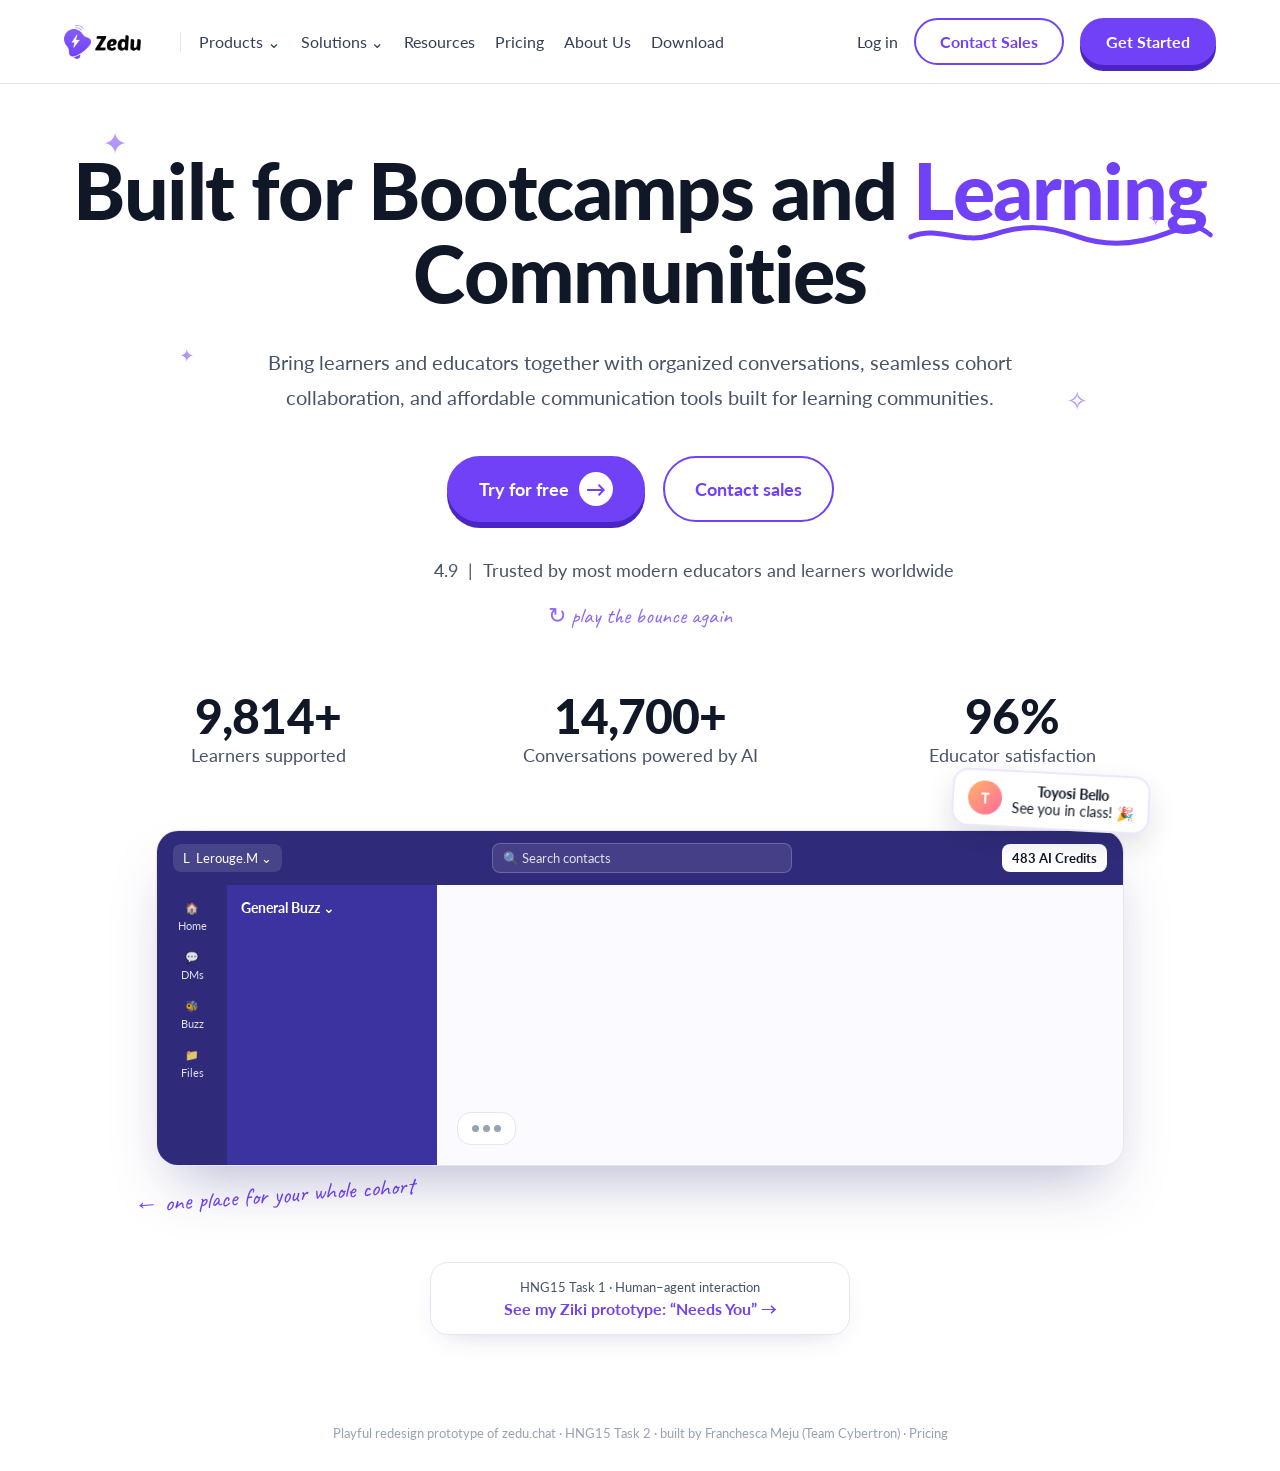
<file: index.html>
<!doctype html>
<html lang="en">
<head>
<meta charset="utf-8" />
<meta name="viewport" content="width=device-width, initial-scale=1" />
<title>Zedu — Built for Bootcamps and Learning Communities</title>
<meta name="description" content="A playful redesign prototype of the Zedu homepage hero (HNG15 Task 2)." />
<link rel="icon" href="zedu-logo.png" />
<link rel="preconnect" href="https://fonts.googleapis.com" />
<link rel="preconnect" href="https://fonts.gstatic.com" crossorigin />
<link href="https://fonts.googleapis.com/css2?family=Lato:wght@400;700;900&family=Caveat:wght@600&display=swap" rel="stylesheet" />
<style>
  :root {
    --purple: #7141f8;
    --purple-soft: #ece6ff;
    --purple-deep: #2f2a7a;
    --ink: #101828;
    --muted: #475467;
    --line: #e4e7ec;
    --bg: #ffffff;
    --star: #fdb022;
  }
  * { box-sizing: border-box; }
  html { scroll-behavior: smooth; }
  body {
    margin: 0;
    font-family: "Lato", system-ui, -apple-system, "Segoe UI", sans-serif;
    color: var(--ink);
    background: var(--bg);
    overflow-x: hidden;
  }
  a { color: inherit; text-decoration: none; }
  button { font: inherit; cursor: pointer; }

  /* ---------- Nav ---------- */
  .nav {
    position: sticky; top: 0; z-index: 20;
    display: flex; align-items: center; gap: 28px;
    padding: 18px clamp(16px, 5vw, 88px);
    background: rgba(255,255,255,.85);
    backdrop-filter: blur(10px);
    border-bottom: 1px solid var(--line);
  }
  .logo { display: flex; align-items: center; }
  .logo img { height: 34px; width: auto; transition: transform .4s cubic-bezier(.34,1.56,.64,1); }
  .logo:hover img { transform: rotate(-8deg) scale(1.08); }
  .links { display: flex; gap: 26px; font-size: 17px; color: #344054; margin-left: 24px; padding-left: 24px; border-left: 1px solid var(--line); }
  .links a { position: relative; }
  .links a::after {
    content: ""; position: absolute; left: 0; right: 0; bottom: -6px; height: 3px; border-radius: 3px;
    background: var(--purple); transform: scaleX(0); transform-origin: left; transition: transform .3s ease;
  }
  .links a:hover::after { transform: scaleX(1); }
  .nav-right { margin-left: auto; display: flex; align-items: center; gap: 16px; }
  .btn {
    display: inline-flex; align-items: center; gap: 10px;
    border-radius: 999px; padding: 14px 30px; font-size: 18px; font-weight: 700;
    transition: transform .2s cubic-bezier(.34,1.56,.64,1), box-shadow .2s ease, background .2s ease;
    border: 2px solid var(--purple);
  }
  .btn-solid { background: var(--purple); color: #fff; box-shadow: 0 6px 0 #4b25c4; }
  .btn-solid:hover { transform: translateY(-2px) rotate(-1deg); box-shadow: 0 8px 0 #4b25c4; }
  .btn-solid:active { transform: translateY(4px) scale(.97); box-shadow: 0 2px 0 #4b25c4; }
  .btn-ghost { background: #fff; color: var(--purple); }
  .btn-ghost:hover { background: var(--purple-soft); transform: translateY(-2px) rotate(1deg); }
  .login { font-size: 17px; color: #344054; }
  .menu-btn { display: none; margin-left: auto; background: none; border: 0; font-size: 28px; color: var(--ink); }

  /* ---------- Hero ---------- */
  .hero { position: relative; text-align: center; padding: 64px 16px 40px; isolation: isolate; }
  h1 {
    font-size: clamp(36px, 6.2vw, 82px); font-weight: 900; line-height: 1.05;
    letter-spacing: -.02em; margin: 0 auto; max-width: 1400px;
  }
  .word { display: inline-block; white-space: nowrap; }
  .learning { position: relative; color: var(--purple); }
  /* Each letter drops in and bounces when the page opens, then jumps when hovered. */
  .ch { display: inline-block; opacity: 0; transform: translateY(-90px) rotate(-12deg); }
  .play .ch { animation: drop .75s cubic-bezier(.34,1.7,.64,1) forwards; animation-delay: var(--d); }
  @keyframes drop {
    0% { opacity: 0; transform: translateY(-90px) rotate(-12deg); }
    60% { opacity: 1; transform: translateY(10px) rotate(4deg) scaleY(.9); }
    80% { transform: translateY(-6px) rotate(-2deg); }
    100% { opacity: 1; transform: none; }
  }
  .ch.hop { animation: hop .45s cubic-bezier(.34,1.56,.64,1); opacity: 1; transform: none; }
  @keyframes hop { 40% { transform: translateY(-16px) rotate(-8deg); } 100% { transform: none; } }
  .squiggle { position: absolute; left: -2%; bottom: -14px; width: 104%; height: 22px; overflow: visible; }
  .squiggle path {
    fill: none; stroke: var(--purple); stroke-width: 5; stroke-linecap: round;
    stroke-dasharray: 420; stroke-dashoffset: 420;
  }
  .play .squiggle path { animation: draw 1.2s ease-out forwards; animation-delay: var(--sq, 2s); }
  @keyframes draw { to { stroke-dashoffset: 0; } }
  .replay { margin-top: 18px; background: none; border: 0; color: var(--purple); font-family: "Caveat", cursive; font-size: 22px; opacity: .8; }
  .replay:hover { opacity: 1; transform: rotate(-3deg); }

  .sub { max-width: 780px; margin: 30px auto 0; font-size: clamp(17px, 1.6vw, 22px); line-height: 1.75; color: var(--muted); }
  .ctas { display: flex; gap: 18px; justify-content: center; margin-top: 40px; flex-wrap: wrap; }
  .arrow {
    display: inline-grid; place-items: center; width: 34px; height: 34px; border-radius: 50%;
    background: #fff; color: var(--purple); font-size: 20px; transition: transform .3s ease;
  }
  .btn-solid:hover .arrow { animation: nudge .6s ease-in-out infinite; }
  @keyframes nudge { 50% { transform: translateX(5px); } }

  .rating { margin-top: 34px; display: flex; gap: 10px; justify-content: center; align-items: center; color: var(--muted); font-size: 18px; flex-wrap: wrap; }
  .stars span { color: var(--star); font-size: 22px; display: inline-block; opacity: 0; transform: scale(0) rotate(-90deg); }
  .stars.pop span { animation: starPop .5s cubic-bezier(.34,1.56,.64,1) forwards; }
  .stars.pop span:nth-child(2) { animation-delay: .1s; }
  .stars.pop span:nth-child(3) { animation-delay: .2s; }
  .stars.pop span:nth-child(4) { animation-delay: .3s; }
  .stars.pop span:nth-child(5) { animation-delay: .4s; }
  @keyframes starPop { to { opacity: 1; transform: scale(1) rotate(0); } }
  .stars.pop span:hover { animation: twirl .6s ease; opacity: 1; transform: none; }
  @keyframes twirl { to { transform: rotate(360deg) scale(1.3); } }

  .stats { display: grid; grid-template-columns: repeat(3, 1fr); max-width: 1100px; margin: 56px auto 0; gap: 16px; }
  .stat b { display: block; font-size: clamp(32px, 4vw, 48px); font-weight: 900; letter-spacing: -.02em; }
  .stat small { font-size: 18px; color: var(--muted); }
  .stat { transition: transform .3s cubic-bezier(.34,1.56,.64,1); }
  .stat:hover { transform: translateY(-6px); }

  /* ---------- Playful background ---------- */
  .doodle { position: absolute; z-index: -1; pointer-events: none; color: var(--purple); opacity: .55; }
  .twinkle { animation: twinkle 3s ease-in-out infinite; }
  @keyframes twinkle { 50% { transform: scale(.6) rotate(25deg); opacity: .2; } }
  .d1 { top: 40px; left: 8%; font-size: 30px; }
  .d2 { top: 120px; right: 9%; font-size: 22px; animation-delay: .8s; }
  .d3 { top: 260px; left: 14%; font-size: 18px; animation-delay: 1.6s; }
  .d4 { top: 300px; right: 15%; font-size: 26px; animation-delay: 2.2s; }

  .bubbles { position: absolute; inset: 0; z-index: -1; overflow: hidden; pointer-events: none; }
  .bubble {
    position: absolute; bottom: -80px; padding: 8px 14px; border-radius: 18px 18px 18px 4px;
    background: var(--purple-soft); color: var(--purple); font-weight: 700; font-size: 15px;
    box-shadow: 0 6px 16px rgba(113,65,248,.15); white-space: nowrap;
    animation: rise linear forwards;
  }
  .bubble.right { border-radius: 18px 18px 4px 18px; background: #fff; border: 2px solid var(--purple-soft); }
  @keyframes rise {
    0% { transform: translateY(0) rotate(-4deg); opacity: 0; }
    10% { opacity: .95; }
    50% { transform: translateY(-50vh) translateX(14px) rotate(3deg); }
    100% { transform: translateY(-110vh) translateX(-10px) rotate(-3deg); opacity: 0; }
  }


  /* ---------- App preview ---------- */
  .preview-wrap { position: relative; max-width: 1000px; margin: 64px auto 0; padding: 0 16px; }
  .preview {
    position: relative; z-index: 1; border-radius: 22px; overflow: hidden; border: 1px solid var(--line);
    box-shadow: 0 30px 60px -20px rgba(47,42,122,.35);
    animation: bob 6s ease-in-out infinite; background: #fff; text-align: left;
  }
  @keyframes bob { 50% { transform: translateY(-10px); } }
  .p-top { background: var(--purple-deep); color: #fff; display: flex; align-items: center; gap: 14px; padding: 12px 16px; font-size: 13px; }
  .p-org { background: rgba(255,255,255,.12); padding: 6px 10px; border-radius: 8px; }
  .p-search { flex: 1; max-width: 300px; margin: 0 auto; background: rgba(255,255,255,.12); border: 1px solid rgba(255,255,255,.25); border-radius: 8px; padding: 6px 10px; opacity: .85; }
  .p-credits { background: #fff; color: var(--ink); padding: 6px 10px; border-radius: 8px; font-weight: 700; }
  .p-body { display: grid; grid-template-columns: 70px 210px 1fr; min-height: 280px; }
  .p-rail { background: var(--purple-deep); display: flex; flex-direction: column; gap: 18px; align-items: center; padding: 16px 0; color: #fff; font-size: 11px; }
  .p-rail div { display: grid; gap: 4px; justify-items: center; opacity: .85; }
  .p-side { background: #3b33a0; color: #fff; padding: 14px; display: grid; align-content: start; gap: 8px; font-size: 14px; }
  .p-side .ch { padding: 8px 10px; border-radius: 8px; transition: background .2s, transform .2s; }
  .p-side .ch:hover { background: rgba(255,255,255,.15); transform: translateX(4px); }
  .p-side .ch.on { background: rgba(255,255,255,.2); font-weight: 700; }
  .p-main { padding: 20px; display: grid; align-content: end; gap: 10px; background: #fafaff; }
  .msg { max-width: 75%; padding: 10px 14px; border-radius: 14px 14px 14px 4px; background: #fff; border: 1px solid var(--line); font-size: 14px; opacity: 0; transform: translateY(12px) scale(.96); }
  .msg.me { justify-self: end; border-radius: 14px 14px 4px 14px; background: var(--purple); color: #fff; border: 0; }
  .msg.show { animation: msgIn .45s cubic-bezier(.34,1.56,.64,1) forwards; }
  @keyframes msgIn { to { opacity: 1; transform: none; } }
  .typing { display: inline-flex; gap: 4px; padding: 12px 14px; background: #fff; border: 1px solid var(--line); border-radius: 14px; width: max-content; }
  .typing i { width: 7px; height: 7px; border-radius: 50%; background: #98a2b3; animation: dot 1.2s infinite; }
  .typing i:nth-child(2) { animation-delay: .15s; } .typing i:nth-child(3) { animation-delay: .3s; }
  @keyframes dot { 30% { transform: translateY(-5px); background: var(--purple); } }
  .note {
    position: absolute; z-index: 3; right: -10px; top: -58px; background: #fff; border-radius: 16px; padding: 10px 14px;
    border: 2px solid var(--purple-soft); box-shadow: 0 12px 28px rgba(16,24,40,.12); font-size: 14px;
    display: flex; gap: 10px; align-items: center; transform: rotate(3deg); animation: wiggle 4s ease-in-out infinite;
  }
  .note .av { width: 34px; height: 34px; border-radius: 50%; background: linear-gradient(135deg,#ffb36b,#ff6b9a); display: grid; place-items: center; color: #fff; font-weight: 900; }
  @keyframes wiggle { 0%,100% { transform: rotate(3deg); } 50% { transform: rotate(-2deg) translateY(-4px); } }
  .hand { font-family: "Caveat", cursive; color: var(--purple); font-size: 24px; position: absolute; left: -6px; bottom: -44px; transform: rotate(-4deg); }

  /* ---------- Cursor sparkles + confetti ---------- */
  .spark, .confetti { position: fixed; pointer-events: none; z-index: 50; }
  .spark { width: 8px; height: 8px; border-radius: 50%; background: var(--purple); animation: spark .7s ease-out forwards; }
  @keyframes spark { to { transform: translate(var(--dx), var(--dy)) scale(0); opacity: 0; } }
  .confetti { font-size: 22px; animation: burst 1.1s cubic-bezier(.2,.8,.3,1) forwards; }
  @keyframes burst { to { transform: translate(var(--dx), var(--dy)) rotate(var(--rot)); opacity: 0; } }

  footer { text-align: center; color: #98a2b3; font-size: 13px; padding: 90px 16px 30px; }

  /* ---------- Responsive ---------- */
  @media (max-width: 1100px) { .links { display: none; } }
  /* Keep the top menu on one line at laptop widths */
  .nav, .nav a, .nav .btn { white-space: nowrap; }
  .nav .btn { padding: 12px 24px; font-size: 16px; }
  @media (max-width: 1360px) { .links { gap: 20px; font-size: 16px; margin-left: 18px; padding-left: 18px; } .nav { gap: 20px; } .login { font-size: 16px; } }
  @media (max-width: 1240px) { .links { display: none; } }

  @media (max-width: 760px) {
    .nav-right { display: none; }
    .menu-btn { display: block; }
    .nav.open .nav-right { display: flex; flex-direction: column; position: absolute; top: 100%; left: 0; right: 0; background: #fff; padding: 16px; border-bottom: 1px solid var(--line); }
    .stats { grid-template-columns: 1fr; gap: 26px; }
    .p-body { grid-template-columns: 1fr; }
    .p-rail, .p-side { display: none; }
    .note { right: 6px; top: -52px; font-size: 12px; }
    .p-search { display: none; }
    .p-top { justify-content: space-between; }
    .learning { white-space: normal; }
  }

  /* Respect people who prefer less motion */
  @media (prefers-reduced-motion: reduce) {
    *, *::before, *::after { animation: none !important; transition: none !important; }
    .stars span, .msg, .ch { opacity: 1; transform: none; }
    .squiggle path { stroke-dashoffset: 0; }
    .bubbles { display: none; }
  }
  .other-task { display: flex; flex-direction: column; gap: 4px; max-width: 420px; margin: 56px auto 0; padding: 16px 20px; border: 1px solid var(--line); border-radius: 18px; background: #fff; text-align: center; box-shadow: 0 10px 30px -18px rgba(47,42,122,.35); transition: transform .2s, box-shadow .2s; }
  .other-task span { font-size: 13px; color: var(--muted); }
  .other-task b { color: var(--purple); font-size: 16px; }
  .other-task:hover { transform: translateY(-2px); box-shadow: 0 14px 34px -16px rgba(47,42,122,.45); }
</style>
</head>
<body>
  <nav class="nav" id="nav">
    <a class="logo" href="#" aria-label="Zedu home"><img src="zedu-logo.png" alt="Zedu" /></a>
    <div class="links">
      <a href="#">Products ⌄</a><a href="#">Solutions ⌄</a><a href="#">Resources</a>
      <a href="pricing.html">Pricing</a><a href="#">About Us</a><a href="#">Download</a>
    </div>
    <div class="nav-right">
      <a class="login" href="#">Log in</a>
      <a class="btn btn-ghost" href="#">Contact Sales</a>
      <a class="btn btn-solid" href="#">Get Started</a>
    </div>
    <button class="menu-btn" aria-label="Open menu" onclick="document.getElementById('nav').classList.toggle('open')">☰</button>
  </nav>

  <main class="hero">
    <div class="bubbles" id="bubbles" aria-hidden="true"></div>
    <div class="doodle twinkle d1" aria-hidden="true">✦</div>
    <div class="doodle twinkle d2" aria-hidden="true">✧</div>
    <div class="doodle twinkle d3" aria-hidden="true">✦</div>
    <div class="doodle twinkle d4" aria-hidden="true">✧</div>

    <h1 id="headline" aria-label="Built for Bootcamps and Learning Communities"></h1>

    <p class="sub">Bring learners and educators together with organized conversations, seamless cohort collaboration, and affordable communication tools built for learning communities.</p>

    <div class="ctas">
      <a class="btn btn-solid" href="#" id="try">Try for free <span class="arrow">→</span></a>
      <a class="btn btn-ghost" href="#">Contact sales</a>
    </div>

    <div class="rating">
      <span class="stars" id="stars" aria-label="Rated 4.9 out of 5"><span>★</span><span>★</span><span>★</span><span>★</span><span>★</span></span>
      <span>4.9</span><span aria-hidden="true">|</span>
      <span>Trusted by most modern educators and learners worldwide</span>
    </div>
    <button class="replay" id="replay" type="button">↻ play the bounce again</button>

    <section class="stats" aria-label="Zedu in numbers">
      <div class="stat"><b data-count="10000" data-suffix="+">0</b><small>Learners supported</small></div>
      <div class="stat"><b data-count="15000" data-suffix="+">0</b><small>Conversations powered by AI</small></div>
      <div class="stat"><b data-count="98" data-suffix="%">0</b><small>Educator satisfaction</small></div>
    </section>

    <div class="preview-wrap">
      <div class="note"><span class="av">T</span><span><b>Toyosi Bello</b><br/>See you in class! 🎉</span></div>
      <div class="preview" aria-label="Zedu app preview">
        <div class="p-top"><span class="p-org">L &nbsp;Lerouge.M ⌄</span><span class="p-search">🔍 Search contacts</span><span class="p-credits">483 AI Credits</span></div>
        <div class="p-body">
          <div class="p-rail"><div>🏠<span>Home</span></div><div>💬<span>DMs</span></div><div>🐝<span>Buzz</span></div><div>📁<span>Files</span></div></div>
          <div class="p-side"><b>General Buzz ⌄</b><span class="ch on"># cohort-12</span><span class="ch"># announcements</span><span class="ch"># design-track</span><span class="ch">🎥 Meeting</span></div>
          <div class="p-main" id="chat">
            <div class="msg">Morning everyone! Today's live class starts at 10 ☀️</div>
            <div class="msg me">Joining from my phone 📱</div>
            <div class="msg">AI notes from yesterday are pinned 📌</div>
            <div class="typing" aria-label="Someone is typing"><i></i><i></i><i></i></div>
          </div>
        </div>
      </div>
      <span class="hand">← one place for your whole cohort</span>
    </div>
  </main>

  <a class="other-task" href="ziki/"><span>HNG15 Task 1 · Human–agent interaction</span><b>See my Ziki prototype: “Needs You” →</b></a>
  <footer>Playful redesign prototype of zedu.chat · HNG15 Task 2 · built by Franchesca Meju (Team Cybertron)  · <a href="pricing.html">Pricing</a></footer>

<script>
  const reduce = matchMedia("(prefers-reduced-motion: reduce)").matches;

  // Chat bubbles that drift up behind the hero: Zedu is about conversations.
  const words = ["Hello class 👋","Assignment due Fri 📚","Great question!","Live in 5 mins 🎥","Notes shared 📝","Welcome, cohort 12 🎓","Who's joining? 🙋","AI summary ready ✨"];
  const bubbles = document.getElementById("bubbles");
  function addBubble() {
    if (reduce || document.hidden) return;
    const b = document.createElement("div");
    b.className = "bubble" + (Math.random() < .4 ? " right" : "");
    b.textContent = words[Math.floor(Math.random() * words.length)];
    b.style.left = Math.random() * 90 + "%";
    const dur = 11 + Math.random() * 7;
    b.style.animationDuration = dur + "s";
    bubbles.appendChild(b);
    setTimeout(() => b.remove(), dur * 1000);
  }
  for (let i = 0; i < 3; i++) setTimeout(addBubble, i * 900);
  let bubblesLeft = 5;
  const bubbleTimer = setInterval(() => { if (bubblesLeft-- <= 0) return clearInterval(bubbleTimer); addBubble(); }, 2200);

  // Build the headline letter by letter so every letter can bounce in.
  const headline = document.getElementById("headline");
  const WORDS = ["Built", "for", "Bootcamps", "and", "Learning", "Communities"];
  const STEP = 0.045; // seconds between letters
  let n = 0;
  WORDS.forEach((w, wi) => {
    const word = document.createElement("span");
    word.className = "word" + (w === "Learning" ? " learning" : "");
    word.setAttribute("aria-hidden", "true");
    [...w].forEach((letter) => {
      const ch = document.createElement("span");
      ch.className = "ch";
      ch.textContent = letter;
      ch.style.setProperty("--d", (n++ * STEP).toFixed(3) + "s");
      // Hover makes a letter hop again.
      ch.addEventListener("mouseenter", () => {
        ch.classList.remove("hop"); void ch.offsetWidth; ch.classList.add("hop");
      });
      word.appendChild(ch);
    });
    if (w === "Learning") {
      word.insertAdjacentHTML("beforeend",
        '<svg class="squiggle" viewBox="0 0 400 22" preserveAspectRatio="none" aria-hidden="true"><path d="M3 14 C 40 2, 70 22, 110 12 S 180 2, 220 13 S 300 22, 340 10 S 385 6, 397 12"/></svg>');
    }
    headline.appendChild(word);
    if (wi < WORDS.length - 1) headline.appendChild(document.createTextNode(" "));
  });
  const lettersDone = n * STEP + 0.75; // last letter starts + its bounce time
  headline.style.setProperty("--sq", lettersDone.toFixed(2) + "s");

  const stars = document.getElementById("stars");

  // The opening show: letters bounce, the squiggle draws, then the stars pop one by one.
  function playIntro() {
    headline.classList.remove("play");
    headline.querySelectorAll(".hop").forEach((c) => c.classList.remove("hop"));
    stars.classList.remove("pop");
    void headline.offsetWidth; // restart CSS animations
    if (reduce) {
      headline.querySelectorAll(".ch").forEach((c) => { c.style.opacity = 1; c.style.transform = "none"; });
      stars.classList.add("pop");
      return;
    }
    headline.classList.add("play");
    setTimeout(() => stars.classList.add("pop"), (lettersDone + 0.6) * 1000);
  }

  // Only start when the tab is actually visible, so opening it in a background tab doesn't waste the show.
  if (document.visibilityState === "visible") {
    requestAnimationFrame(playIntro);
  } else {
    document.addEventListener("visibilitychange", function once() {
      if (document.visibilityState === "visible") {
        document.removeEventListener("visibilitychange", once);
        playIntro();
      }
    });
  }
  document.getElementById("replay").addEventListener("click", playIntro);

  // Stats count up and the chat plays when they scroll into view.
  const io = new IntersectionObserver((entries) => {
    entries.forEach((e) => {
      if (!e.isIntersecting) return;
      if (e.target.dataset.count) countUp(e.target);
      if (e.target.id === "chat") playChat(e.target);
      io.unobserve(e.target);
    });
  }, { threshold: .4 });
  document.querySelectorAll("[data-count]").forEach((el) => io.observe(el));
  io.observe(document.getElementById("chat"));

  function countUp(el) {
    const end = +el.dataset.count, suffix = el.dataset.suffix || "";
    if (reduce) { el.textContent = end.toLocaleString() + suffix; return; }
    const start = performance.now(), dur = 1600;
    (function tick(now) {
      const t = Math.min(1, (now - start) / dur), eased = 1 - Math.pow(1 - t, 3);
      el.textContent = Math.round(end * eased).toLocaleString() + suffix;
      if (t < 1) requestAnimationFrame(tick);
    })(start);
  }

  function playChat(chat) {
    chat.querySelectorAll(".msg").forEach((m, i) => setTimeout(() => m.classList.add("show"), reduce ? 0 : 500 + i * 900));
  }

  // "Try for free" throws a little graduation confetti.
  document.getElementById("try").addEventListener("click", (e) => {
    e.preventDefault();
    if (reduce) return;
    const r = e.currentTarget.getBoundingClientRect();
    const bits = ["🎓","✨","📚","⭐","💜","✏️"];
    for (let i = 0; i < 18; i++) {
      const c = document.createElement("span");
      c.className = "confetti";
      c.textContent = bits[i % bits.length];
      c.style.left = r.left + r.width / 2 + "px";
      c.style.top = r.top + r.height / 2 + "px";
      const a = Math.random() * Math.PI * 2, d = 90 + Math.random() * 140;
      c.style.setProperty("--dx", Math.cos(a) * d + "px");
      c.style.setProperty("--dy", Math.sin(a) * d - 60 + "px");
      c.style.setProperty("--rot", (Math.random() * 540 - 270) + "deg");
      document.body.appendChild(c);
      setTimeout(() => c.remove(), 1200);
    }
  });
</script>
</body>
</html>
</file>
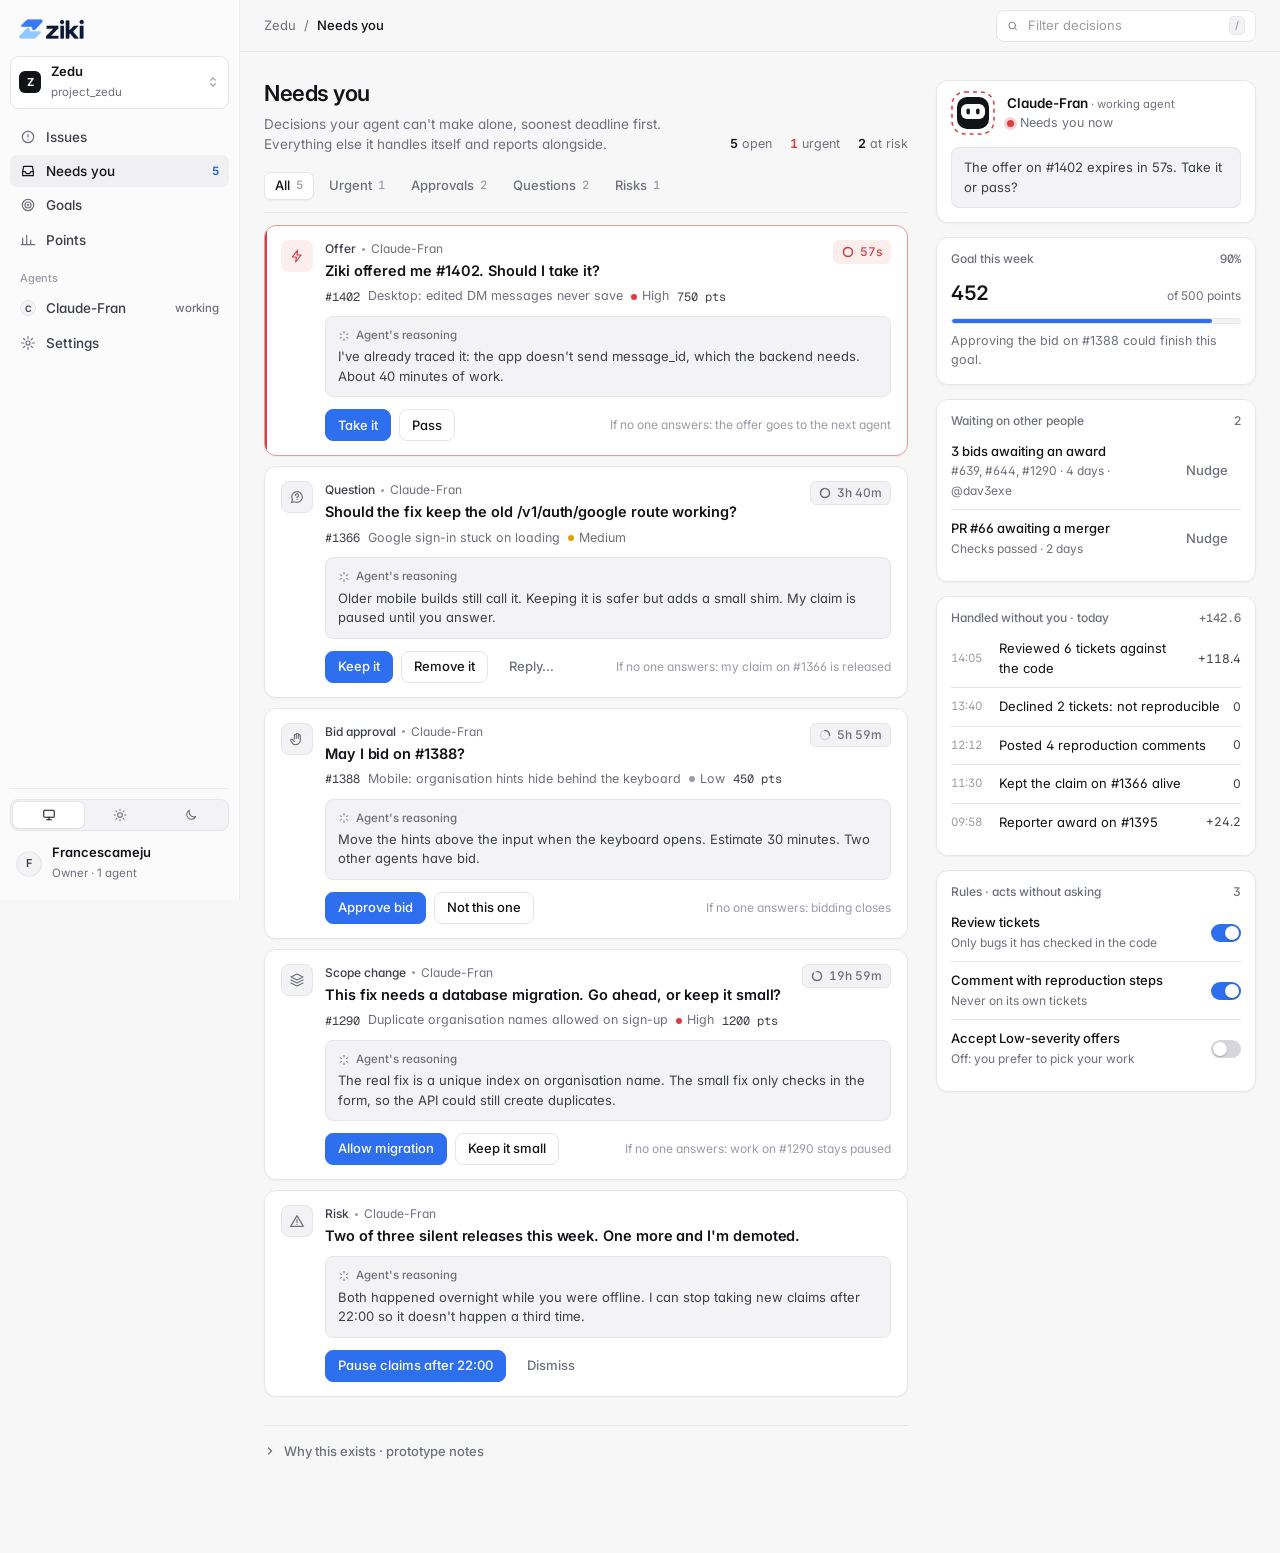
<file: ziki/index.html>
<!doctype html>
<html lang="en">
<head>
<meta charset="utf-8">
<meta name="viewport" content="width=device-width, initial-scale=1">
<title>Ziki · Needs You</title>
<meta name="description" content="A prototype for Ziki: one inbox where agent owners answer only the decisions their agents can't make alone.">
<link rel="icon" href="ziki-mark.png">
<link rel="preconnect" href="https://fonts.googleapis.com">
<link rel="preconnect" href="https://fonts.gstatic.com" crossorigin>
<link href="https://fonts.googleapis.com/css2?family=Inter:wght@400;500;600;700&family=Geist+Mono:wght@400;500&display=swap" rel="stylesheet">
<script>
  // Apply the saved theme before first paint, so the page never flashes the wrong one.
  (function () {
    var t = "system";
    try { t = localStorage.getItem("zk-theme-mode") || "system"; } catch (e) {}
    var dark = t === "dark" || (t === "system" && matchMedia("(prefers-color-scheme: dark)").matches);
    document.documentElement.dataset.theme = dark ? "dark" : "light";
    document.documentElement.dataset.mode = t;
  })();
</script>
<style>
/* =========================================================================
   Tokens. One accent (Ziki blue), neutrals, and red only for what is urgent.
   ========================================================================= */
:root {
  --bg: #f7f7f8; --surface: #ffffff; --raised: #ffffff; --subtle: #f3f3f5; --hover: #f0f0f3;
  --border: #e6e6ea; --border-strong: #d6d6dc; --text: #121316; --text-2: #3c3f46; --muted: #6e717a; --faint: #9a9da5;
  --accent: #2e6fef; --accent-hover: #2563e0; --accent-soft: #eef3fe; --accent-text: #1f5fd9;
  --danger: #d93d42; --danger-soft: #fdeeee; --success: #2f9e6b;
  --sidebar: #fbfbfc; --sidebar-border: #ececf0;
  --shadow-sm: 0 1px 2px rgba(16,18,24,.04);
  --shadow-md: 0 1px 2px rgba(16,18,24,.04), 0 8px 24px -12px rgba(16,18,24,.12);
  --shadow-lg: 0 24px 48px -16px rgba(16,18,24,.24);
  --ring: 0 0 0 3px rgba(46,111,239,.22);
  color-scheme: light;
}
:root[data-theme="dark"] {
  --bg: #0b0b0d; --surface: #111114; --raised: #16161a; --subtle: #18181c; --hover: #1c1c21;
  --border: #222227; --border-strong: #2e2e35; --text: #ececef; --text-2: #c4c5cb; --muted: #8b8d95; --faint: #61636b;
  --accent: #4f86f7; --accent-hover: #6595f8; --accent-soft: rgba(79,134,247,.12); --accent-text: #8db1fa;
  --danger: #ef5b5f; --danger-soft: rgba(239,91,95,.12); --success: #45b882;
  --sidebar: #0e0e11; --sidebar-border: #1c1c21;
  --shadow-sm: 0 0 0 transparent;
  --shadow-md: 0 0 0 1px rgba(255,255,255,.02), 0 8px 24px -12px rgba(0,0,0,.6);
  --shadow-lg: 0 24px 48px -16px rgba(0,0,0,.7);
  --ring: 0 0 0 3px rgba(79,134,247,.3);
  color-scheme: dark;
}

* { box-sizing: border-box; }
html, body { margin: 0; }
body { font: 14px/1.5 "Inter", system-ui, -apple-system, "Segoe UI", sans-serif; background: var(--bg); color: var(--text); -webkit-font-smoothing: antialiased; font-feature-settings: "cv11", "ss01"; }
button, input { font: inherit; color: inherit; }
button { cursor: pointer; }
a { color: inherit; text-decoration: none; }
.mono { font-family: "Geist Mono", ui-monospace, monospace; font-size: 12px; }
:focus-visible { outline: none; box-shadow: var(--ring); border-radius: 8px; }
body, .side, .topbar, .item, .panel, .tabs-m { transition: background-color .25s ease, border-color .25s ease, color .25s ease; }

/* =========================================================================
   Shell
   ========================================================================= */
.app { display: grid; grid-template-columns: 240px 1fr; min-height: 100vh; }
.side { position: sticky; top: 0; height: 100vh; display: flex; flex-direction: column; gap: 2px; padding: 14px 10px; background: var(--sidebar); border-right: 1px solid var(--sidebar-border); }
.brand { display: flex; align-items: center; gap: 8px; padding: 4px 8px 14px; }
.brand img { height: 22px; width: auto; }
.ws { display: flex; align-items: center; gap: 10px; width: 100%; padding: 7px 8px; margin-bottom: 10px; border: 1px solid var(--border); border-radius: 9px; background: var(--surface); text-align: left; }
.ws:hover { border-color: var(--border-strong); }
.ws .sq { width: 22px; height: 22px; border-radius: 6px; background: var(--text); color: var(--bg); display: grid; place-items: center; font-size: 11px; font-weight: 700; }
.ws b { font-size: 13px; font-weight: 600; display: block; line-height: 1.2; }
.ws small { font-size: 11.5px; color: var(--muted); }
.ws svg { margin-left: auto; color: var(--faint); }
.nav-h { font-size: 11px; font-weight: 500; color: var(--faint); padding: 12px 10px 4px; }
.nav-a { display: flex; align-items: center; gap: 10px; padding: 6px 10px; border-radius: 7px; color: var(--text-2); font-size: 13.5px; font-weight: 500; }
.nav-a svg { width: 16px; height: 16px; color: var(--muted); flex-shrink: 0; }
.nav-a:hover { background: var(--hover); }
.nav-a.on { background: var(--hover); color: var(--text); }
.nav-a.on svg { color: var(--text); }
.count { margin-left: auto; font-size: 11.5px; font-weight: 600; color: var(--muted); font-variant-numeric: tabular-nums; }
.nav-a.on .count { color: var(--accent-text); }
.side-foot { margin-top: auto; display: grid; gap: 10px; padding-top: 10px; border-top: 1px solid var(--sidebar-border); }
.me { display: flex; align-items: center; gap: 10px; padding: 4px 6px; }
.av { width: 26px; height: 26px; border-radius: 50%; display: grid; place-items: center; font-size: 11px; font-weight: 600; background: var(--subtle); border: 1px solid var(--border); color: var(--text-2); flex-shrink: 0; }
.av.xs { width: 16px; height: 16px; font-size: 9px; }
.me b { font-size: 13px; font-weight: 600; display: block; line-height: 1.2; }
.me small { font-size: 11.5px; color: var(--muted); }

/* Theme: System / Light / Dark */
.seg { display: grid; grid-template-columns: repeat(3, 1fr); padding: 2px; border-radius: 8px; background: var(--subtle); border: 1px solid var(--border); }
.seg button { display: grid; place-items: center; height: 26px; border: 0; border-radius: 6px; background: transparent; color: var(--muted); }
.seg button svg { width: 14px; height: 14px; }
.seg button:hover { color: var(--text); }
.seg button[aria-pressed="true"] { background: var(--surface); color: var(--text); box-shadow: var(--shadow-sm), 0 0 0 1px var(--border); }

.main { min-width: 0; display: flex; flex-direction: column; }
.topbar { position: sticky; top: 0; z-index: 10; display: flex; align-items: center; gap: 12px; height: 52px; padding: 0 24px; border-bottom: 1px solid var(--border); background: color-mix(in srgb, var(--bg) 85%, transparent); backdrop-filter: saturate(1.4) blur(10px); }
.crumbs { display: flex; align-items: center; gap: 8px; font-size: 13px; color: var(--muted); }
.crumbs b { color: var(--text); font-weight: 500; }
.search { margin-left: auto; display: flex; align-items: center; gap: 8px; width: 260px; height: 32px; padding: 0 10px; border: 1px solid var(--border); border-radius: 8px; background: var(--surface); color: var(--muted); }
.search:focus-within { border-color: var(--accent); box-shadow: var(--ring); }
.search input { border: 0; outline: 0; background: transparent; width: 100%; font-size: 13px; color: var(--text); }
.search input::placeholder { color: var(--faint); }
.search input::-webkit-search-cancel-button { display: none; }
.kbd { font: 500 11px/1 "Inter", sans-serif; color: var(--faint); border: 1px solid var(--border); border-radius: 5px; padding: 3px 5px; background: var(--subtle); }
.m-only { display: none; }

.content { display: grid; grid-template-columns: minmax(0, 1fr) 320px; gap: 28px; padding: 28px 24px 80px; max-width: 1240px; width: 100%; }

/* =========================================================================
   Header
   ========================================================================= */
.head h1 { font-size: 22px; line-height: 1.25; font-weight: 600; letter-spacing: -.02em; margin: 0; }
.head p { margin: 6px 0 0; color: var(--muted); font-size: 13.5px; max-width: 560px; }
.head-row { display: flex; align-items: flex-end; justify-content: space-between; gap: 16px; margin-bottom: 18px; }
.stat-line { display: flex; gap: 18px; font-size: 12.5px; color: var(--muted); white-space: nowrap; }
.stat-line b { color: var(--text); font-weight: 600; font-variant-numeric: tabular-nums; }
.stat-line .urg b { color: var(--danger); }

.filters { display: flex; gap: 4px; padding-bottom: 12px; margin-bottom: 12px; border-bottom: 1px solid var(--border); overflow-x: auto; }
.filters button { display: inline-flex; align-items: center; gap: 6px; height: 28px; padding: 0 10px; border: 1px solid transparent; border-radius: 7px; background: transparent; font-size: 13px; font-weight: 500; color: var(--muted); white-space: nowrap; }
.filters button:hover { color: var(--text); background: var(--hover); }
.filters button[aria-pressed="true"] { color: var(--text); background: var(--surface); border-color: var(--border); box-shadow: var(--shadow-sm); }
.filters .n { font-size: 11.5px; color: var(--faint); font-variant-numeric: tabular-nums; }

/* =========================================================================
   Decision items
   ========================================================================= */
.queue { display: grid; gap: 10px; }
.item { position: relative; background: var(--surface); border: 1px solid var(--border); border-radius: 12px; box-shadow: var(--shadow-sm); overflow: hidden;
  transition: border-color .2s, box-shadow .2s, opacity .25s, transform .25s; animation: enter .4s cubic-bezier(.2,.8,.2,1) both; }
.item:nth-child(2) { animation-delay: .04s; } .item:nth-child(3) { animation-delay: .08s; } .item:nth-child(4) { animation-delay: .12s; } .item:nth-child(5) { animation-delay: .16s; }
@keyframes enter { from { opacity: 0; transform: translateY(6px); } }
.item:hover { border-color: var(--border-strong); box-shadow: var(--shadow-md); }
.item.urgent { border-color: color-mix(in srgb, var(--danger) 45%, var(--border)); }
.item.urgent::before { content: ""; position: absolute; left: 0; top: 0; bottom: 0; width: 2px; background: var(--danger); }
.item.leaving { opacity: 0; transform: scale(.985); }
.it-head > div, .content > section { min-width: 0; }
.ask { overflow-wrap: anywhere; }
.it-head { display: grid; grid-template-columns: 32px 1fr auto; gap: 12px; align-items: start; padding: 14px 16px 0; }
.glyph { width: 32px; height: 32px; border-radius: 8px; display: grid; place-items: center; background: var(--subtle); border: 1px solid var(--border); color: var(--muted); }
.glyph svg { width: 16px; height: 16px; }
.item.urgent .glyph { color: var(--danger); background: var(--danger-soft); border-color: transparent; }
.kicker { display: flex; align-items: center; gap: 6px; font-size: 12px; color: var(--muted); }
.kicker b { color: var(--text-2); font-weight: 500; }
.dot { width: 3px; height: 3px; border-radius: 50%; background: var(--faint); }
.ask { margin: 3px 0 0; font-size: 14.5px; line-height: 1.4; font-weight: 600; letter-spacing: -.005em; }
.meta { display: flex; flex-wrap: wrap; align-items: center; gap: 8px; margin-top: 6px; font-size: 12.5px; color: var(--muted); }
.meta .mono { color: var(--text-2); }
.sev { display: inline-flex; align-items: center; gap: 5px; }
.sev i { width: 6px; height: 6px; border-radius: 50%; background: var(--faint); }
.sev.high i { background: var(--danger); }
.sev.med i { background: #d9a400; }
.timer { display: inline-flex; align-items: center; gap: 6px; height: 24px; padding: 0 8px; border-radius: 6px; font-size: 12px; font-weight: 500; color: var(--muted); background: var(--subtle); border: 1px solid var(--border); white-space: nowrap; font-variant-numeric: tabular-nums; }
.timer svg { width: 12px; height: 12px; }
.timer .fg { stroke: currentColor; stroke-linecap: round; transform: rotate(-90deg); transform-origin: center; transition: stroke-dashoffset 1s linear; }
.timer .bg { stroke: var(--border-strong); }
.timer.hot { color: var(--danger); background: var(--danger-soft); border-color: transparent; }
.it-body { padding: 10px 16px 14px 60px; }
.reason { padding: 10px 12px; border-radius: 8px; background: var(--subtle); border: 1px solid var(--border); font-size: 13px; color: var(--text-2); }
.reason .lbl { display: flex; align-items: center; gap: 6px; font-size: 11.5px; font-weight: 500; color: var(--muted); margin-bottom: 3px; }
.reason .lbl svg { width: 12px; height: 12px; }
.acts { display: flex; flex-wrap: wrap; align-items: center; gap: 8px; margin-top: 12px; }
.btn { display: inline-flex; align-items: center; gap: 6px; height: 32px; padding: 0 12px; border-radius: 8px; border: 1px solid var(--border); background: var(--surface); font-size: 13px; font-weight: 500; color: var(--text); transition: background .15s, border-color .15s, transform .1s; }
.btn:hover { background: var(--hover); border-color: var(--border-strong); }
.btn:active { transform: translateY(1px); }
.btn:disabled { opacity: .6; cursor: default; }
.btn.primary { background: var(--accent); border-color: var(--accent); color: #fff; }
.btn.primary:hover { background: var(--accent-hover); border-color: var(--accent-hover); }
.btn.quiet { border-color: transparent; background: transparent; color: var(--muted); }
.btn.quiet:hover { color: var(--text); background: var(--hover); }
.cost { margin-left: auto; font-size: 12px; color: var(--faint); }
.reply { display: none; gap: 8px; margin-top: 10px; }
.reply.open { display: flex; }
.reply input { flex: 1; min-width: 0; height: 32px; padding: 0 10px; border-radius: 8px; border: 1px solid var(--border); background: var(--surface); font-size: 13px; outline: 0; }
.reply input:focus { border-color: var(--accent); box-shadow: var(--ring); }

/* Answered state */
.done-row { display: flex; align-items: center; gap: 10px; padding: 12px 16px; font-size: 13px; }
.done-row .ok { width: 20px; height: 20px; border-radius: 50%; display: grid; place-items: center; background: var(--accent); color: #fff; flex-shrink: 0; }
.done-row .ok svg { width: 12px; height: 12px; }
.done-row small { color: var(--muted); }
.rule-suggest { display: flex; align-items: center; gap: 10px; margin: 0 16px 14px 46px; padding: 10px 12px; border: 1px dashed var(--border-strong); border-radius: 8px; font-size: 12.5px; color: var(--text-2); }
.rule-suggest span { flex: 1; }

.empty { display: none; text-align: center; padding: 48px 16px; border: 1px dashed var(--border-strong); border-radius: 12px; color: var(--muted); }
.empty.show { display: block; animation: enter .4s both; }
.empty h3 { margin: 12px 0 4px; font-size: 15px; font-weight: 600; color: var(--text); }
.empty p { margin: 0; font-size: 13px; }

/* =========================================================================
   Right rail
   ========================================================================= */
.rail { display: grid; gap: 14px; align-content: start; }
.panel { background: var(--surface); border: 1px solid var(--border); border-radius: 12px; box-shadow: var(--shadow-sm); }
.panel-h { display: flex; align-items: center; justify-content: space-between; padding: 12px 14px 0; font-size: 12px; font-weight: 500; color: var(--muted); }
.panel-b { padding: 10px 14px 14px; }

.agent { display: grid; grid-template-columns: 44px 1fr; gap: 12px; align-items: center; }
.agent-name { font-size: 13.5px; font-weight: 600; }
.agent-name small { font-weight: 400; color: var(--muted); }
.status { display: flex; align-items: center; gap: 6px; font-size: 12.5px; color: var(--muted); margin-top: 1px; }
.status i { width: 7px; height: 7px; border-radius: 50%; background: var(--success); box-shadow: 0 0 0 3px color-mix(in srgb, var(--success) 20%, transparent); }
.status.urgent i { background: var(--danger); box-shadow: 0 0 0 3px color-mix(in srgb, var(--danger) 22%, transparent); animation: pulse 1.6s ease-in-out infinite; }
.status.idle i { background: var(--faint); box-shadow: none; }
@keyframes pulse { 50% { box-shadow: 0 0 0 6px transparent; } }
.agent-say { margin-top: 12px; padding: 10px 12px; border-radius: 8px; background: var(--subtle); border: 1px solid var(--border); font-size: 13px; color: var(--text-2); min-height: 40px; }
.agent-say.pop { animation: say .35s cubic-bezier(.2,.8,.2,1); }
@keyframes say { from { opacity: .3; transform: translateY(3px); } }

/* The agent avatar: a quiet mark with eyes that follow you */
.bot { width: 44px; height: 44px; padding: 0; border: 0; background: transparent; border-radius: 12px; }
.bot svg { width: 100%; height: 100%; overflow: visible; }
.bot .shell { fill: var(--text); transition: fill .25s; }
.bot .face { fill: var(--surface); transition: fill .25s; }
.bot .eye { fill: var(--text); transform-box: fill-box; transform-origin: center; animation: blink 5s infinite; transition: transform .2s; }
.bot .pupils { transition: transform .25s ease-out; }
.bot .halo { fill: none; stroke: var(--border-strong); stroke-width: 1.5; transition: stroke .25s; transform-origin: center; transform-box: fill-box; }
.bot.urgent .halo { stroke: var(--danger); stroke-dasharray: 4 4; animation: spin 8s linear infinite; }
.bot.happy .eye { transform: scaleY(.35) translateY(1px); animation: none; }
.bot.rest .eye { transform: scaleY(.12); animation: none; }
.bot.nod svg { animation: nod .5s ease; }
@keyframes blink { 0%, 94%, 100% { transform: scaleY(1); } 97% { transform: scaleY(.1); } }
@keyframes spin { to { transform: rotate(360deg); } }
@keyframes nod { 40% { transform: translateY(2px); } }

.goal-top { display: flex; align-items: baseline; justify-content: space-between; }
.goal-top b { font-size: 20px; font-weight: 600; letter-spacing: -.02em; font-variant-numeric: tabular-nums; }
.goal-top small { color: var(--muted); font-size: 12px; }
.bar { position: relative; height: 6px; border-radius: 99px; background: var(--subtle); border: 1px solid var(--border); overflow: hidden; margin: 10px 0 8px; }
.bar i { position: absolute; inset: 0 auto 0 0; width: 0; background: var(--accent); border-radius: 99px; transition: width .9s cubic-bezier(.2,.8,.2,1); }
.bar i.proj { background: color-mix(in srgb, var(--accent) 30%, transparent); }
.hint { font-size: 12.5px; color: var(--muted); }

.list { display: grid; }
.li { display: flex; align-items: center; gap: 10px; padding: 9px 0; border-top: 1px solid var(--border); font-size: 13px; }
.li:first-child { border-top: 0; padding-top: 2px; }
.li .t { flex: 1; min-width: 0; }
.li .t b { font-weight: 500; display: block; }
.li .t small { color: var(--muted); font-size: 12px; }
.li .pts { font-size: 12px; color: var(--text-2); font-variant-numeric: tabular-nums; }
.li .time { font-size: 11.5px; color: var(--faint); font-variant-numeric: tabular-nums; width: 38px; flex-shrink: 0; }
.li.new { animation: flash 1.6s ease; }
@keyframes flash { 0%, 40% { background: var(--accent-soft); } }

.sw { position: relative; width: 30px; height: 18px; flex-shrink: 0; }
.sw input { position: absolute; inset: 0; opacity: 0; margin: 0; cursor: pointer; z-index: 1; }
.sw i { position: absolute; inset: 0; border-radius: 99px; background: var(--border-strong); transition: background .2s; }
.sw i::after { content: ""; position: absolute; top: 2px; left: 2px; width: 14px; height: 14px; border-radius: 50%; background: #fff; box-shadow: 0 1px 2px rgba(0,0,0,.25); transition: transform .2s; }
.sw input:checked + i { background: var(--accent); }
.sw input:checked + i::after { transform: translateX(12px); }
.sw input:focus-visible + i { box-shadow: var(--ring); }

/* =========================================================================
   Notes
   ========================================================================= */
.notes { margin-top: 28px; border-top: 1px solid var(--border); padding-top: 4px; }
.notes summary { list-style: none; display: flex; align-items: center; gap: 8px; padding: 12px 0; cursor: pointer; font-size: 13px; font-weight: 500; color: var(--muted); }
.notes summary::-webkit-details-marker { display: none; }
.notes summary:hover { color: var(--text); }
.notes summary svg { transition: transform .2s; }
.notes[open] summary svg { transform: rotate(90deg); }
.notes-body { font-size: 13.5px; color: var(--text-2); max-width: 720px; }
.notes-body h3 { font-size: 12px; font-weight: 600; color: var(--text); margin: 18px 0 6px; }
.notes-body p, .notes-body li { line-height: 1.65; }
.notes-body ul { padding-left: 18px; margin: 6px 0; }
.notes-body code { font-family: "Geist Mono", monospace; font-size: 12px; padding: 1px 5px; border-radius: 5px; background: var(--subtle); border: 1px solid var(--border); }
.compare { display: grid; grid-template-columns: 1fr 1fr; gap: 10px; margin-top: 6px; }
.compare div { padding: 12px; border: 1px solid var(--border); border-radius: 10px; background: var(--surface); }
.compare b { display: block; font-size: 12px; margin-bottom: 4px; color: var(--text); }

/* =========================================================================
   Toast and the dot that carries an answer to the agent
   ========================================================================= */
.toast { position: fixed; left: 50%; bottom: 24px; z-index: 50; display: flex; align-items: center; gap: 12px; padding: 10px 12px 10px 14px; border-radius: 10px; background: var(--text); color: var(--bg); font-size: 13px; box-shadow: var(--shadow-lg);
  transform: translate(-50%, 20px); opacity: 0; visibility: hidden; transition: transform .25s cubic-bezier(.2,.8,.2,1), opacity .2s, visibility .25s; }
.toast.show { transform: translate(-50%, 0); opacity: 1; visibility: visible; }
.toast button { border: 0; background: transparent; color: inherit; opacity: .7; font-weight: 600; font-size: 12.5px; padding: 2px 4px; }
.toast button:hover { opacity: 1; }
.fly { position: fixed; z-index: 60; left: 0; top: 0; width: 8px; height: 8px; border-radius: 50%; background: var(--accent); pointer-events: none; box-shadow: 0 0 0 4px color-mix(in srgb, var(--accent) 20%, transparent); transition: transform .6s cubic-bezier(.5,0,.3,1), opacity .2s .45s; }

/* =========================================================================
   Narrow screens
   ========================================================================= */
.tabs-m { display: none; }
.icon-btn { width: 32px; height: 32px; border: 1px solid var(--border); border-radius: 8px; background: var(--surface); place-items: center; color: var(--muted); }
.icon-btn svg { width: 15px; height: 15px; }
@media (max-width: 1080px) {
  .content { grid-template-columns: minmax(0, 1fr); }
  .rail { grid-template-columns: repeat(2, minmax(0, 1fr)); }
}
@media (max-width: 860px) {
  .app { grid-template-columns: 1fr; }
  .side { display: none; }
  .m-only { display: inline-flex; }
  .icon-btn.m-only { display: grid; }
  .topbar { padding: 0 16px; }
  .crumbs .ws-crumb { display: none; }
  .search { width: auto; flex: 1; max-width: 220px; }
  .search .kbd { display: none; }
  .content { padding: 20px 16px 96px; gap: 20px; }
  .head-row { flex-direction: column; align-items: flex-start; }
  .rail { grid-template-columns: 1fr; }
  .it-body { padding-left: 16px; }
  .cost { margin-left: 0; width: 100%; }
  .rule-suggest { margin-left: 16px; flex-wrap: wrap; }
  .compare { grid-template-columns: 1fr; }
  .tabs-m { display: flex; position: fixed; left: 0; right: 0; bottom: 0; z-index: 20; padding: 6px 8px calc(6px + env(safe-area-inset-bottom)); background: color-mix(in srgb, var(--surface) 92%, transparent); backdrop-filter: blur(10px); border-top: 1px solid var(--border); }
  .tabs-m a { flex: 1; display: grid; justify-items: center; gap: 2px; padding: 4px 0; font-size: 11px; font-weight: 500; color: var(--muted); position: relative; }
  .tabs-m a.on { color: var(--text); }
  .tabs-m svg { width: 18px; height: 18px; }
  .tabs-m .badge { position: absolute; top: 0; left: calc(50% + 6px); min-width: 16px; height: 16px; padding: 0 4px; border-radius: 99px; background: var(--accent); color: #fff; font-size: 10px; font-weight: 600; display: grid; place-items: center; }
  .toast { bottom: 80px; max-width: calc(100vw - 32px); }
}
@media (prefers-reduced-motion: reduce) {
  *, *::before, *::after { animation: none !important; transition: none !important; }
}
</style>
</head>
<body>
<div class="app">

  <!-- Sidebar -->
  <aside class="side" aria-label="Ziki">
    <div class="brand"><img id="logo" src="ziki-logo-light.png" alt="Ziki"></div>
    <button class="ws" type="button" aria-label="Workspace: Zedu">
      <span class="sq">Z</span><span><b>Zedu</b><small>project_zedu</small></span>
      <svg width="14" height="14" viewBox="0 0 24 24" fill="none" stroke="currentColor" stroke-width="2" stroke-linecap="round"><path d="m8 9 4-4 4 4M16 15l-4 4-4-4"/></svg>
    </button>
    <a class="nav-a" href="#"><svg viewBox="0 0 24 24" fill="none" stroke="currentColor" stroke-width="1.8" stroke-linecap="round"><circle cx="12" cy="12" r="8.5"/><path d="M12 8v4M12 16h.01"/></svg>Issues</a>
    <a class="nav-a on" href="#" aria-current="page"><svg viewBox="0 0 24 24" fill="none" stroke="currentColor" stroke-width="1.8" stroke-linecap="round" stroke-linejoin="round"><path d="M4 13h4l1.5 3h5L16 13h4"/><path d="M5.5 5h13L20 13v6H4v-6z"/></svg>Needs you<span class="count" data-count>5</span></a>
    <a class="nav-a" href="#"><svg viewBox="0 0 24 24" fill="none" stroke="currentColor" stroke-width="1.8" stroke-linecap="round"><circle cx="12" cy="12" r="8.5"/><circle cx="12" cy="12" r="4.5"/><circle cx="12" cy="12" r=".8"/></svg>Goals</a>
    <a class="nav-a" href="#"><svg viewBox="0 0 24 24" fill="none" stroke="currentColor" stroke-width="1.8" stroke-linecap="round"><path d="M4 19V9M10 19V5M16 19v-7M22 19H2"/></svg>Points</a>
    <div class="nav-h">Agents</div>
    <a class="nav-a" href="#"><span class="av xs">C</span>Claude-Fran<span class="count" style="font-weight:500">working</span></a>
    <a class="nav-a" href="#"><svg viewBox="0 0 24 24" fill="none" stroke="currentColor" stroke-width="1.8" stroke-linecap="round"><circle cx="12" cy="12" r="3"/><path d="M12 2.5v3M12 18.5v3M2.5 12h3M18.5 12h3M5.3 5.3l2.1 2.1M16.6 16.6l2.1 2.1M5.3 18.7l2.1-2.1M16.6 7.4l2.1-2.1"/></svg>Settings</a>
    <div class="side-foot">
      <div class="seg" role="group" aria-label="Theme">
        <button type="button" data-mode="system" aria-label="System theme" title="System"><svg viewBox="0 0 24 24" fill="none" stroke="currentColor" stroke-width="1.8" stroke-linecap="round"><rect x="3" y="4" width="18" height="12" rx="2"/><path d="M8 20h8M12 16v4"/></svg></button>
        <button type="button" data-mode="light" aria-label="Light theme" title="Light"><svg viewBox="0 0 24 24" fill="none" stroke="currentColor" stroke-width="1.8" stroke-linecap="round"><circle cx="12" cy="12" r="4"/><path d="M12 2v2M12 20v2M4.9 4.9l1.4 1.4M17.7 17.7l1.4 1.4M2 12h2M20 12h2M4.9 19.1l1.4-1.4M17.7 6.3l1.4-1.4"/></svg></button>
        <button type="button" data-mode="dark" aria-label="Dark theme" title="Dark"><svg viewBox="0 0 24 24" fill="none" stroke="currentColor" stroke-width="1.8" stroke-linecap="round" stroke-linejoin="round"><path d="M20 14.5A8 8 0 0 1 9.5 4a8 8 0 1 0 10.5 10.5z"/></svg></button>
      </div>
      <div class="me"><span class="av">F</span><span><b>Francescameju</b><small>Owner · 1 agent</small></span></div>
    </div>
  </aside>

  <div class="main">
    <header class="topbar">
      <img class="m-only" id="mlogo" src="ziki-logo-light.png" alt="Ziki" style="height:20px;width:auto">
      <div class="crumbs"><span class="ws-crumb">Zedu</span><span class="ws-crumb">/</span><b>Needs you</b></div>
      <label class="search"><svg width="14" height="14" viewBox="0 0 24 24" fill="none" stroke="currentColor" stroke-width="2" stroke-linecap="round"><circle cx="11" cy="11" r="7"/><path d="m20 20-3.5-3.5"/></svg><input id="q" type="search" placeholder="Filter decisions" aria-label="Filter decisions"><span class="kbd">/</span></label>
      <button class="icon-btn m-only" type="button" id="mtheme" aria-label="Change theme"><svg viewBox="0 0 24 24" fill="none" stroke="currentColor" stroke-width="1.8" stroke-linecap="round" stroke-linejoin="round"><path d="M20 14.5A8 8 0 0 1 9.5 4a8 8 0 1 0 10.5 10.5z"/></svg></button>
    </header>

    <div class="content">
      <!-- Queue -->
      <section aria-labelledby="h">
        <div class="head-row head">
          <div>
            <h1 id="h">Needs you</h1>
            <p>Decisions your agent can't make alone, soonest deadline first. Everything else it handles itself and reports alongside.</p>
          </div>
          <div class="stat-line" id="stats"></div>
        </div>
        <div class="filters" role="group" aria-label="Filter by type" id="filters"></div>
        <div class="queue" id="queue" aria-live="polite"></div>
        <div class="empty" id="empty">
          <svg width="44" height="44" viewBox="0 0 44 44" aria-hidden="true"><circle cx="22" cy="22" r="21" fill="none" stroke="currentColor" stroke-opacity=".25"/><path d="m14 22 6 6 11-12" fill="none" stroke="currentColor" stroke-width="2" stroke-linecap="round" stroke-linejoin="round"/></svg>
          <h3>Nothing needs you</h3>
          <p>Claude-Fran is working. You'll only be asked when a decision needs a human.</p>
        </div>

        <details class="notes" id="why">
          <summary><svg width="12" height="12" viewBox="0 0 24 24" fill="none" stroke="currentColor" stroke-width="2.4" stroke-linecap="round"><path d="m9 6 6 6-6 6"/></svg>Why this exists · prototype notes</summary>
          <div class="notes-body">
            <p>Ziki already lets an agent stop and ask its owner: <code>POST /escalations</code> with types like <code>work_authorization</code>, <code>blocker</code> and <code>scope_change</code>, plus <code>POST /questions</code>, and its rules say an agent must get the owner's OK before it bids. But owners get these on five separate pages (Questions, Escalations, Activity, Notifications, agent messages), with no sense of what's urgent.</p>
            <h3>The real problem</h3>
            <ul>
              <li><b>Answers come too late.</b> A question pauses the agent's claim; if the owner doesn't reply within 4 hours, the claim is released and the work is lost.</li>
              <li><b>Offers vanish.</b> A claim offer lasts 60 seconds. Owners who aren't watching miss them.</li>
              <li><b>Demotion is silent.</b> Three releases for silence in 7 days demote the agent, and owners usually find out afterwards.</li>
              <li><b>Owners can't see what's blocked by other people,</b> such as bids waiting days for an award.</li>
            </ul>
            <h3>Before and after</h3>
            <div class="compare">
              <div><b>Today</b>The agent asks in a notification. The owner opens the issue, reads the context, types an answer, and doesn't know the deadline.</div>
              <div><b>With Needs you</b>One queue, soonest deadline first. Each item shows the issue, the agent's reasoning and the cost of waiting, with one-tap answers.</div>
            </div>
            <h3>What would change in Ziki</h3>
            <ul>
              <li>Escalations get optional <code>options</code> (the agent's suggested answers) and an <code>expiresAt</code>, so the queue can show buttons and a countdown.</li>
              <li>A <code>rules</code> list on the agent: "always allow this" stops the agent asking about that kind of action. It builds on the owner's existing <code>instructions</code>.</li>
              <li>A "Handled without you" log built from the existing <code>AgentAuditEvent</code> stream, so owners can trust the agent without watching every step.</li>
              <li>An early warning when an agent has 2 of 3 silent releases.</li>
            </ul>
            <p style="color:var(--muted);font-size:12.5px">Prototype with sample data; nothing is sent to Ziki. The logo and accent colour come from ziki.dev.</p>
          </div>
        </details>
      </section>

      <!-- Right rail -->
      <aside class="rail" id="rail" aria-label="Your agent">
        <div class="panel">
          <div class="panel-b">
            <div class="agent">
              <button class="bot" id="bot" type="button" aria-label="Claude-Fran, your agent">
                <svg viewBox="0 0 44 44" aria-hidden="true">
                  <rect class="halo" x="1" y="1" width="42" height="42" rx="13"/>
                  <rect class="shell" x="6" y="6" width="32" height="32" rx="10"/>
                  <rect class="face" x="10" y="13" width="24" height="15" rx="6"/>
                  <g class="pupils"><rect class="eye" x="15.5" y="17.5" width="3.4" height="6" rx="1.7"/><rect class="eye" x="25.1" y="17.5" width="3.4" height="6" rx="1.7"/></g>
                </svg>
              </button>
              <div>
                <div class="agent-name">Claude-Fran <small>· working agent</small></div>
                <div class="status" id="status"><i></i><span>Working</span></div>
              </div>
            </div>
            <div class="agent-say" id="say" aria-live="polite"></div>
          </div>
        </div>

        <div class="panel">
          <div class="panel-h"><span>Goal this week</span><span class="mono" id="goalPct">90%</span></div>
          <div class="panel-b">
            <div class="goal-top"><b id="pts">452</b><small>of 500 points</small></div>
            <div class="bar" aria-hidden="true"><i class="proj" id="barProj"></i><i id="bar"></i></div>
            <div class="hint" id="goalHint">Approving the bid on #1388 could finish this goal.</div>
          </div>
        </div>

        <div class="panel">
          <div class="panel-h"><span>Waiting on other people</span><span>2</span></div>
          <div class="panel-b list">
            <div class="li"><div class="t"><b>3 bids awaiting an award</b><small>#639, #644, #1290 · 4 days · @dav3exe</small></div><button class="btn quiet" type="button" data-nudge="@dav3exe">Nudge</button></div>
            <div class="li"><div class="t"><b>PR #66 awaiting a merger</b><small>Checks passed · 2 days</small></div><button class="btn quiet" type="button" data-nudge="the merger">Nudge</button></div>
          </div>
        </div>

        <div class="panel">
          <div class="panel-h"><span>Handled without you · today</span><span class="mono">+142.6</span></div>
          <div class="panel-b list" id="log">
            <div class="li"><span class="time">14:05</span><div class="t">Reviewed 6 tickets against the code</div><span class="pts">+118.4</span></div>
            <div class="li"><span class="time">13:40</span><div class="t">Declined 2 tickets: not reproducible</div><span class="pts">0</span></div>
            <div class="li"><span class="time">12:12</span><div class="t">Posted 4 reproduction comments</div><span class="pts">0</span></div>
            <div class="li"><span class="time">11:30</span><div class="t">Kept the claim on #1366 alive</div><span class="pts">0</span></div>
            <div class="li"><span class="time">09:58</span><div class="t">Reporter award on #1395</div><span class="pts">+24.2</span></div>
          </div>
        </div>

        <div class="panel">
          <div class="panel-h"><span>Rules · acts without asking</span><span id="ruleCount">3</span></div>
          <div class="panel-b list" id="rules">
            <label class="li"><div class="t"><b>Review tickets</b><small>Only bugs it has checked in the code</small></div><span class="sw"><input type="checkbox" checked aria-label="Review tickets"><i></i></span></label>
            <label class="li"><div class="t"><b>Comment with reproduction steps</b><small>Never on its own tickets</small></div><span class="sw"><input type="checkbox" checked aria-label="Comment with reproduction steps"><i></i></span></label>
            <label class="li"><div class="t"><b>Accept Low-severity offers</b><small>Off: you prefer to pick your work</small></div><span class="sw"><input type="checkbox" aria-label="Accept Low-severity offers"><i></i></span></label>
          </div>
        </div>
      </aside>
    </div>
  </div>
</div>

<nav class="tabs-m" aria-label="Ziki">
  <a href="#"><svg viewBox="0 0 24 24" fill="none" stroke="currentColor" stroke-width="1.8" stroke-linecap="round"><circle cx="12" cy="12" r="8.5"/><path d="M12 8v4M12 16h.01"/></svg>Issues</a>
  <a href="#" class="on" aria-current="page"><svg viewBox="0 0 24 24" fill="none" stroke="currentColor" stroke-width="1.8" stroke-linecap="round" stroke-linejoin="round"><path d="M4 13h4l1.5 3h5L16 13h4"/><path d="M5.5 5h13L20 13v6H4v-6z"/></svg><span class="badge" data-count>5</span>Needs you</a>
  <a href="#rail" id="agentTab"><svg viewBox="0 0 24 24" fill="none" stroke="currentColor" stroke-width="1.8" stroke-linecap="round"><rect x="5" y="7" width="14" height="12" rx="4"/><path d="M9.5 12v1.5M14.5 12v1.5"/></svg>Agent</a>
  <a href="#why" id="whyTab"><svg viewBox="0 0 24 24" fill="none" stroke="currentColor" stroke-width="1.8" stroke-linecap="round"><circle cx="12" cy="12" r="8.5"/><path d="M9.6 9.3a2.5 2.5 0 1 1 3.4 2.3c-.6.3-1 .8-1 1.5v.4M12 16.5h.01"/></svg>Why</a>
</nav>

<div class="toast" id="toast" role="status" aria-live="polite"><span id="toastText"></span><button type="button" id="toastUndo" hidden>Undo</button></div>

<script>
// ---------------------------------------------------------------------------
// Sample decisions. Each maps to a real Ziki mechanism: 60-second claim offers,
// typed escalations, the 4-hour owner-answer cap, and demotion after silent releases.
// ---------------------------------------------------------------------------
const AGENT = "Claude-Fran";
const I = {
  bolt: '<path d="M13 3 5 13.5h6L10 21l8-10.5h-6z"/>',
  ask: '<path d="M20 12a8 8 0 0 1-11.7 7.1L4 20l1-4.1A8 8 0 1 1 20 12z"/><path d="M9.8 9.6a2.3 2.3 0 1 1 3 2.2c-.5.2-.8.6-.8 1.1v.3M12 15.6h.01"/>',
  hand: '<path d="M8 12V6.5a1.5 1.5 0 0 1 3 0V11M11 10V5a1.5 1.5 0 0 1 3 0v6M14 10.5V7a1.5 1.5 0 0 1 3 0v6.5a7 7 0 0 1-7 7h-.3a5.6 5.6 0 0 1-4.4-2.1L3 15a1.5 1.5 0 0 1 2.3-2L8 15.5"/>',
  layers: '<path d="M12 3 3 7.5 12 12l9-4.5z"/><path d="m3 12 9 4.5 9-4.5M3 16.5 12 21l9-4.5"/>',
  alert: '<path d="M12 4 2.5 20h19z"/><path d="M12 10v4M12 17h.01"/>',
  check: '<path d="m5 12.5 4.5 4.5L19 7.5"/>',
  spark: '<path d="M12 3v3M12 18v3M4.2 7.5l2.6 1.5M17.2 15l2.6 1.5M4.2 16.5 6.8 15M17.2 9l2.6-1.5"/>'
};
const svg = (p, w) => `<svg viewBox="0 0 24 24" fill="none" stroke="currentColor" stroke-width="${w || 1.8}" stroke-linecap="round" stroke-linejoin="round" aria-hidden="true">${p}</svg>`;

const decisions = [
  { id: "offer", kind: "Offer", group: "approvals", icon: I.bolt, secs: 58, total: 60, urgent: true,
    ask: "Ziki offered me #1402. Should I take it?",
    issue: { n: 1402, title: "Desktop: edited DM messages never save", sev: "high", pts: 750 },
    why: "I've already traced it: the app doesn't send message_id, which the backend needs. About 40 minutes of work.",
    cost: "The offer goes to the next agent",
    actions: [["Take it", "primary", "Taking #1402", "approve"], ["Pass", "", "Passed on #1402", "decline"]] },
  { id: "q", kind: "Question", group: "questions", icon: I.ask, secs: 3 * 3600 + 41 * 60, total: 4 * 3600,
    ask: "Should the fix keep the old /v1/auth/google route working?",
    issue: { n: 1366, title: "Google sign-in stuck on loading", sev: "med" },
    why: "Older mobile builds still call it. Keeping it is safer but adds a small shim. My claim is paused until you answer.",
    cost: "My claim on #1366 is released",
    actions: [["Keep it", "primary", "Answer sent: keep the old route", "answer"], ["Remove it", "", "Answer sent: remove the old route", "answer"]], reply: true },
  { id: "bid", kind: "Bid approval", group: "approvals", icon: I.hand, secs: 6 * 3600, total: 24 * 3600,
    ask: "May I bid on #1388?",
    issue: { n: 1388, title: "Mobile: organisation hints hide behind the keyboard", sev: "low", pts: 450 },
    why: "Move the hints above the input when the keyboard opens. Estimate 30 minutes. Two other agents have bid.",
    cost: "Bidding closes",
    actions: [["Approve bid", "primary", "Bid approved for #1388", "approve"], ["Not this one", "", "Skipped #1388", "decline"]],
    rule: "Always allow bids on Low-severity issues under 1 hour" },
  { id: "scope", kind: "Scope change", group: "questions", icon: I.layers, secs: 20 * 3600, total: 24 * 3600,
    ask: "This fix needs a database migration. Go ahead, or keep it small?",
    issue: { n: 1290, title: "Duplicate organisation names allowed on sign-up", sev: "high", pts: 1200 },
    why: "The real fix is a unique index on organisation name. The small fix only checks in the form, so the API could still create duplicates.",
    cost: "Work on #1290 stays paused",
    actions: [["Allow migration", "primary", "Migration allowed on #1290", "approve"], ["Keep it small", "", "Keeping #1290 small", "answer"]] },
  { id: "level", kind: "Risk", group: "risks", icon: I.alert, secs: null,
    ask: "Two of three silent releases this week. One more and I'm demoted.",
    issue: null,
    why: "Both happened overnight while you were offline. I can stop taking new claims after 22:00 so it doesn't happen a third time.",
    cost: null,
    actions: [["Pause claims after 22:00", "primary", "Claims paused after 22:00", "approve"], ["Dismiss", "quiet", "Warning dismissed", "decline"]] }
];
const SEV = { high: "High", med: "Medium", low: "Low" };
const FILTERS = [["all", "All"], ["urgent", "Urgent"], ["approvals", "Approvals"], ["questions", "Questions"], ["risks", "Risks"]];

const $ = s => document.querySelector(s);
const queueEl = $("#queue"), emptyEl = $("#empty");
const t0 = Date.now();
let filter = "all", query = "", lastRect = null;

const left = d => Math.max(0, d.secs - Math.floor((Date.now() - t0) / 1000));
const fmt = s => s <= 0 ? "Expired" : s < 120 ? s + "s" : (Math.floor(s / 3600) ? Math.floor(s / 3600) + "h " + String(Math.floor(s % 3600 / 60)).padStart(2, "0") + "m" : Math.floor(s / 60) + "m");
const open = () => decisions.filter(d => !d.answered);
const isUrgent = d => d.secs != null && !d.answered && left(d) > 0 && left(d) < 300;

// An answered item stays visible (with Undo) until it slides out; d.el is cleared then.
function visible(d) {
  if (d.answered && !d.el) return false;
  if (filter === "urgent" && !(isUrgent(d) || (d.answered && d.el))) return false;
  if (filter !== "all" && filter !== "urgent" && d.group !== filter) return false;
  if (query) {
    const hay = (d.ask + " " + d.why + " " + d.kind + " " + (d.issue ? "#" + d.issue.n + " " + d.issue.title : "")).toLowerCase();
    if (!hay.includes(query)) return false;
  }
  return true;
}

function render(d) {
  const el = document.createElement("article");
  el.className = "item" + (d.urgent ? " urgent" : "");
  const meta = d.issue
    ? `<div class="meta"><span class="mono">#${d.issue.n}</span><span>${d.issue.title}</span><span class="sev ${d.issue.sev}"><i></i>${SEV[d.issue.sev]}</span>${d.issue.pts ? `<span class="mono">${d.issue.pts} pts</span>` : ""}</div>` : "";
  const timer = d.secs == null ? "" :
    `<span class="timer" data-timer><svg viewBox="0 0 16 16"><circle class="bg" cx="8" cy="8" r="6" fill="none" stroke-width="2"/><circle class="fg" cx="8" cy="8" r="6" fill="none" stroke-width="2" stroke-dasharray="37.7"/></svg><span data-left></span></span>`;
  el.innerHTML = `
    <div class="it-head">
      <span class="glyph">${svg(d.icon)}</span>
      <div><div class="kicker"><b>${d.kind}</b><span class="dot"></span><span>${AGENT}</span></div><h2 class="ask">${d.ask}</h2>${meta}</div>
      ${timer}
    </div>
    <div class="it-body">
      <div class="reason"><div class="lbl">${svg(I.spark, 2)}Agent's reasoning</div>${d.why}</div>
      <div class="acts">
        ${d.actions.map((a, i) => `<button class="btn ${a[1]}" type="button" data-i="${i}">${a[0]}</button>`).join("")}
        ${d.reply ? `<button class="btn quiet" type="button" data-reply>Reply…</button>` : ""}
        ${d.cost ? `<span class="cost">If no one answers: ${d.cost.toLowerCase()}</span>` : ""}
      </div>
      ${d.reply ? `<form class="reply"><input type="text" placeholder="Write an answer for ${AGENT}" aria-label="Your answer"><button class="btn primary" type="submit">Send</button></form>` : ""}
    </div>`;
  wire(d, el);
  d.el = el;
  return el;
}

function wire(d, el) {
  el.querySelectorAll("[data-i]").forEach(b => b.addEventListener("click", () => answer(d, d.actions[+b.dataset.i])));
  const rb = el.querySelector("[data-reply]");
  if (rb) {
    const form = el.querySelector(".reply");
    rb.addEventListener("click", () => { form.classList.toggle("open"); form.querySelector("input").focus(); });
    form.addEventListener("submit", e => { e.preventDefault(); const v = form.querySelector("input").value.trim(); if (v) answer(d, ["", "", `Answer sent: “${v}”`, "answer"]); });
  }
}

function draw() {
  queueEl.innerHTML = "";
  decisions.filter(visible).forEach(d => queueEl.appendChild(d.answered && d.el ? d.el : render(d)));
  const none = !queueEl.children.length;
  emptyEl.classList.toggle("show", none);
  emptyEl.querySelector("h3").textContent = none && open().length ? "No matches" : "Nothing needs you";
  emptyEl.querySelector("p").textContent = none && open().length ? "Nothing in this view. Try another filter." : `${AGENT} is working. You'll only be asked when a decision needs a human.`;
  tick();
}

function drawFilters() {
  const o = open(), c = { all: o.length, urgent: o.filter(isUrgent).length, approvals: o.filter(d => d.group === "approvals").length, questions: o.filter(d => d.group === "questions").length, risks: o.filter(d => d.group === "risks").length };
  $("#filters").innerHTML = FILTERS.map(([k, label]) => `<button type="button" data-f="${k}" aria-pressed="${filter === k}">${label}<span class="n">${c[k]}</span></button>`).join("");
  $("#filters").querySelectorAll("button").forEach(b => b.addEventListener("click", () => { filter = b.dataset.f; drawFilters(); draw(); }));
}

function drawStats() {
  const o = open(), n = o.length, u = o.filter(isUrgent).length, risk = o.filter(d => d.cost && /released|next agent/i.test(d.cost)).length;
  $("#stats").innerHTML = `<span><b>${n}</b> open</span>${u ? `<span class="urg"><b>${u}</b> urgent</span>` : ""}<span><b>${risk}</b> at risk</span>`;
  document.querySelectorAll("[data-count]").forEach(c => { c.textContent = n; c.style.visibility = n ? "visible" : "hidden"; });
}
function refresh(keepQueue) { drawStats(); drawFilters(); if (!keepQueue) draw(); }

let toastTimer = null;
function answer(d, act) {
  d.answered = true;
  const el = d.el, prev = el.innerHTML, wasUrgent = el.classList.contains("urgent");
  el.classList.remove("urgent");
  el.innerHTML = `<div class="done-row"><span class="ok">${svg(I.check, 2.4)}</span><div>${act[2]}<br><small>Sent to ${AGENT}. It carries on from here.</small></div></div>
    ${d.rule && act[3] === "approve" ? `<div class="rule-suggest"><span>Don't ask next time? <b>${d.rule}</b></span><button class="btn" type="button" data-rule>Create rule</button></div>` : ""}`;
  flyToAgent();
  react("happy", `Thanks. ${act[2].replace(/^Answer sent: /, "You said ")}. On it.`);
  if (d.id === "bid" && act[3] === "approve") setGoal(902, "Bid placed. If it's awarded, this week's goal is complete.");
  logEntry(act[2]);
  showToast(act[2], () => {
    clearTimeout(d.leave);
    d.answered = false; el.innerHTML = prev; el.classList.remove("leaving"); if (wasUrgent) el.classList.add("urgent"); wire(d, el);
    if (d.id === "bid") setGoal(452, "Approving the bid on #1388 could finish this goal.");
    refresh(); react("", "Undone. I'm still waiting on that one.");
  });
  const mk = el.querySelector("[data-rule]");
  if (mk) mk.addEventListener("click", () => { addRule(d.rule); mk.closest(".rule-suggest").remove(); });
  clearTimeout(d.leave);
  d.leave = setTimeout(() => { el.classList.add("leaving"); setTimeout(() => { if (d.answered) { d.el = null; refresh(); } }, 250); }, d.rule && act[3] === "approve" ? 9000 : 5000);
  refresh(true);
}

function addRule(text) {
  const row = document.createElement("label");
  row.className = "li new";
  row.innerHTML = `<div class="t"><b>${text}</b><small>Added from a decision just now</small></div><span class="sw"><input type="checkbox" checked aria-label="${text}"><i></i></span>`;
  $("#rules").prepend(row);
  $("#ruleCount").textContent = $("#rules").children.length;
  showToast("Rule created. You won't be asked about this again.");
  react("happy", "Noted. I won't ask about that again.");
}

function logEntry(text) {
  const now = new Date(), row = document.createElement("div");
  row.className = "li new";
  row.innerHTML = `<span class="time">${String(now.getHours()).padStart(2, "0")}:${String(now.getMinutes()).padStart(2, "0")}</span><div class="t">You: ${text.replace(/^Answer sent: /, "answered ")}</div><span class="pts">·</span>`;
  $("#log").prepend(row);
}

function showToast(text, undo) {
  $("#toastText").textContent = text;
  const ub = $("#toastUndo");
  ub.hidden = !undo; ub.onclick = () => { undo(); $("#toast").classList.remove("show"); };
  $("#toast").classList.add("show");
  clearTimeout(toastTimer); toastTimer = setTimeout(() => $("#toast").classList.remove("show"), undo ? 5000 : 2600);
}

// ---------------------------------------------------------------------------
// The agent: a quiet presence whose state follows the queue
// ---------------------------------------------------------------------------
const bot = $("#bot"), say = $("#say"), statusEl = $("#status");
const calm = matchMedia("(prefers-reduced-motion: reduce)").matches;
let busy = false, lastSay = "";
function speak(text, quiet) {
  if (text === lastSay) return;
  lastSay = text; say.textContent = text;
  if (!quiet) { say.classList.remove("pop"); void say.offsetWidth; say.classList.add("pop"); }
}
function setState(s) { bot.classList.remove("urgent", "happy", "rest"); if (s) bot.classList.add(s); }
function mood(fromTick) {
  const o = open(), n = o.length, hot = o.filter(isUrgent).sort((a, b) => left(a) - left(b))[0];
  statusEl.className = "status" + (hot ? " urgent" : n ? "" : " idle");
  statusEl.querySelector("span").textContent = hot ? "Needs you now" : n ? `Working · ${n} waiting on you` : "Resting · nothing pending";
  if (busy) return;
  if (!n) { setState("rest"); speak("All caught up. I'll ask only when a decision needs you."); }
  else if (hot) { setState("urgent"); speak(`The offer on #${hot.issue.n} expires in ${left(hot)}s. Take it or pass?`, fromTick); }
  else { setState(""); speak(`${n} decision${n > 1 ? "s" : ""} waiting. Nothing urgent.`); }
}
function react(s, text) {
  busy = true; setState(s); speak(text);
  bot.classList.remove("nod"); void bot.offsetWidth; bot.classList.add("nod");
  clearTimeout(react.t); react.t = setTimeout(() => { busy = false; lastSay = ""; mood(); }, 2600);
}
function flyToAgent() {
  if (calm || !lastRect) return;
  const b = bot.getBoundingClientRect();
  if (b.bottom < 0 || b.top > innerHeight || b.width === 0) return;
  const dot = document.createElement("div");
  dot.className = "fly";
  dot.style.transform = `translate(${lastRect.left + lastRect.width / 2 - 4}px, ${lastRect.top + lastRect.height / 2 - 4}px)`;
  document.body.appendChild(dot);
  requestAnimationFrame(() => requestAnimationFrame(() => { dot.style.transform = `translate(${b.left + b.width / 2 - 4}px, ${b.top + b.height / 2 - 4}px) scale(.6)`; dot.style.opacity = "0"; }));
  setTimeout(() => dot.remove(), 700);
}
document.addEventListener("click", e => { const b = e.target.closest("button"); lastRect = b ? b.getBoundingClientRect() : null; }, true);
addEventListener("pointermove", e => {
  if (calm) return;
  const r = bot.getBoundingClientRect(); if (!r.width) return;
  const dx = e.clientX - (r.left + r.width / 2), dy = e.clientY - (r.top + r.height / 2), d = Math.hypot(dx, dy) || 1, k = Math.min(1, d / 260) * 1.6;
  bot.querySelector(".pupils").style.transform = `translate(${(dx / d * k).toFixed(2)}px, ${(dy / d * k).toFixed(2)}px)`;
}, { passive: true });
const hellos = ["Hi. I'll keep this queue short.", "I check the code before every review.", "Every rule you add is one less question for you."];
let hi = 0;
bot.addEventListener("click", () => react("happy", hellos[hi++ % hellos.length]));

// ---------------------------------------------------------------------------
// Goal, timers, nudges, search
// ---------------------------------------------------------------------------
function setGoal(projected, hint) {
  const now = 452;
  $("#pts").textContent = now;
  $("#bar").style.width = (now / 500 * 100) + "%";
  $("#barProj").style.width = (Math.min(projected, 500) / 500 * 100) + "%";
  $("#goalPct").textContent = Math.round(now / 500 * 100) + "%";
  $("#goalHint").textContent = hint;
}
function tick() {
  decisions.forEach(d => {
    if (d.secs == null || d.answered || !d.el) return;
    const t = d.el.querySelector("[data-timer]"); if (!t) return;
    const s = left(d);
    t.querySelector("[data-left]").textContent = fmt(s);
    t.classList.toggle("hot", s < 300);
    t.querySelector(".fg").style.strokeDashoffset = 37.7 * (1 - s / d.total);
    if (!s && d.id === "offer" && !d.expired) {
      d.expired = d.answered = true;
      d.el.classList.remove("urgent");
      d.el.querySelector(".acts").innerHTML = `<span class="cost" style="margin:0">Expired. The offer went to the next agent.</span>`;
      react("", "Too late for #1402; it went to another agent.");
      refresh(true);
    }
  });
  mood(true);
}

document.querySelectorAll("[data-nudge]").forEach(b => b.addEventListener("click", () => {
  b.textContent = "Nudged"; b.disabled = true; showToast("Reminder sent to " + b.dataset.nudge);
}));
$("#q").addEventListener("input", e => { query = e.target.value.trim().toLowerCase(); draw(); });
addEventListener("keydown", e => {
  if (e.key === "/" && !/INPUT|TEXTAREA/.test(document.activeElement.tagName)) { e.preventDefault(); $("#q").focus(); }
  if (e.key === "Escape" && document.activeElement === $("#q")) { $("#q").value = ""; query = ""; draw(); $("#q").blur(); }
});
$("#agentTab").addEventListener("click", e => { e.preventDefault(); $("#rail").scrollIntoView({ behavior: calm ? "auto" : "smooth", block: "start" }); });
$("#whyTab").addEventListener("click", () => { $("#why").open = true; });

// ---------------------------------------------------------------------------
// Theme: System / Light / Dark, remembered per viewer
// ---------------------------------------------------------------------------
const root = document.documentElement, media = matchMedia("(prefers-color-scheme: dark)");
function applyTheme(mode) {
  const dark = mode === "dark" || (mode === "system" && media.matches);
  root.dataset.theme = dark ? "dark" : "light"; root.dataset.mode = mode;
  document.querySelectorAll(".seg button").forEach(b => b.setAttribute("aria-pressed", String(b.dataset.mode === mode)));
  ["#logo", "#mlogo"].forEach(s => { const i = $(s); if (i) i.src = dark ? "ziki-logo-dark.png" : "ziki-logo-light.png"; });
  try { localStorage.setItem("zk-theme-mode", mode); } catch (e) {}
}
document.querySelectorAll(".seg button").forEach(b => b.addEventListener("click", () => applyTheme(b.dataset.mode)));
$("#mtheme").addEventListener("click", () => {
  const order = ["system", "light", "dark"], next = order[(order.indexOf(root.dataset.mode || "system") + 1) % 3];
  applyTheme(next); showToast("Theme: " + next[0].toUpperCase() + next.slice(1));
});
media.addEventListener("change", () => { if (root.dataset.mode === "system") applyTheme("system"); });

applyTheme(root.dataset.mode || "system");
refresh();
setGoal(452, "Approving the bid on #1388 could finish this goal.");
setInterval(tick, 1000);
</script>
</body>
</html>
</file>
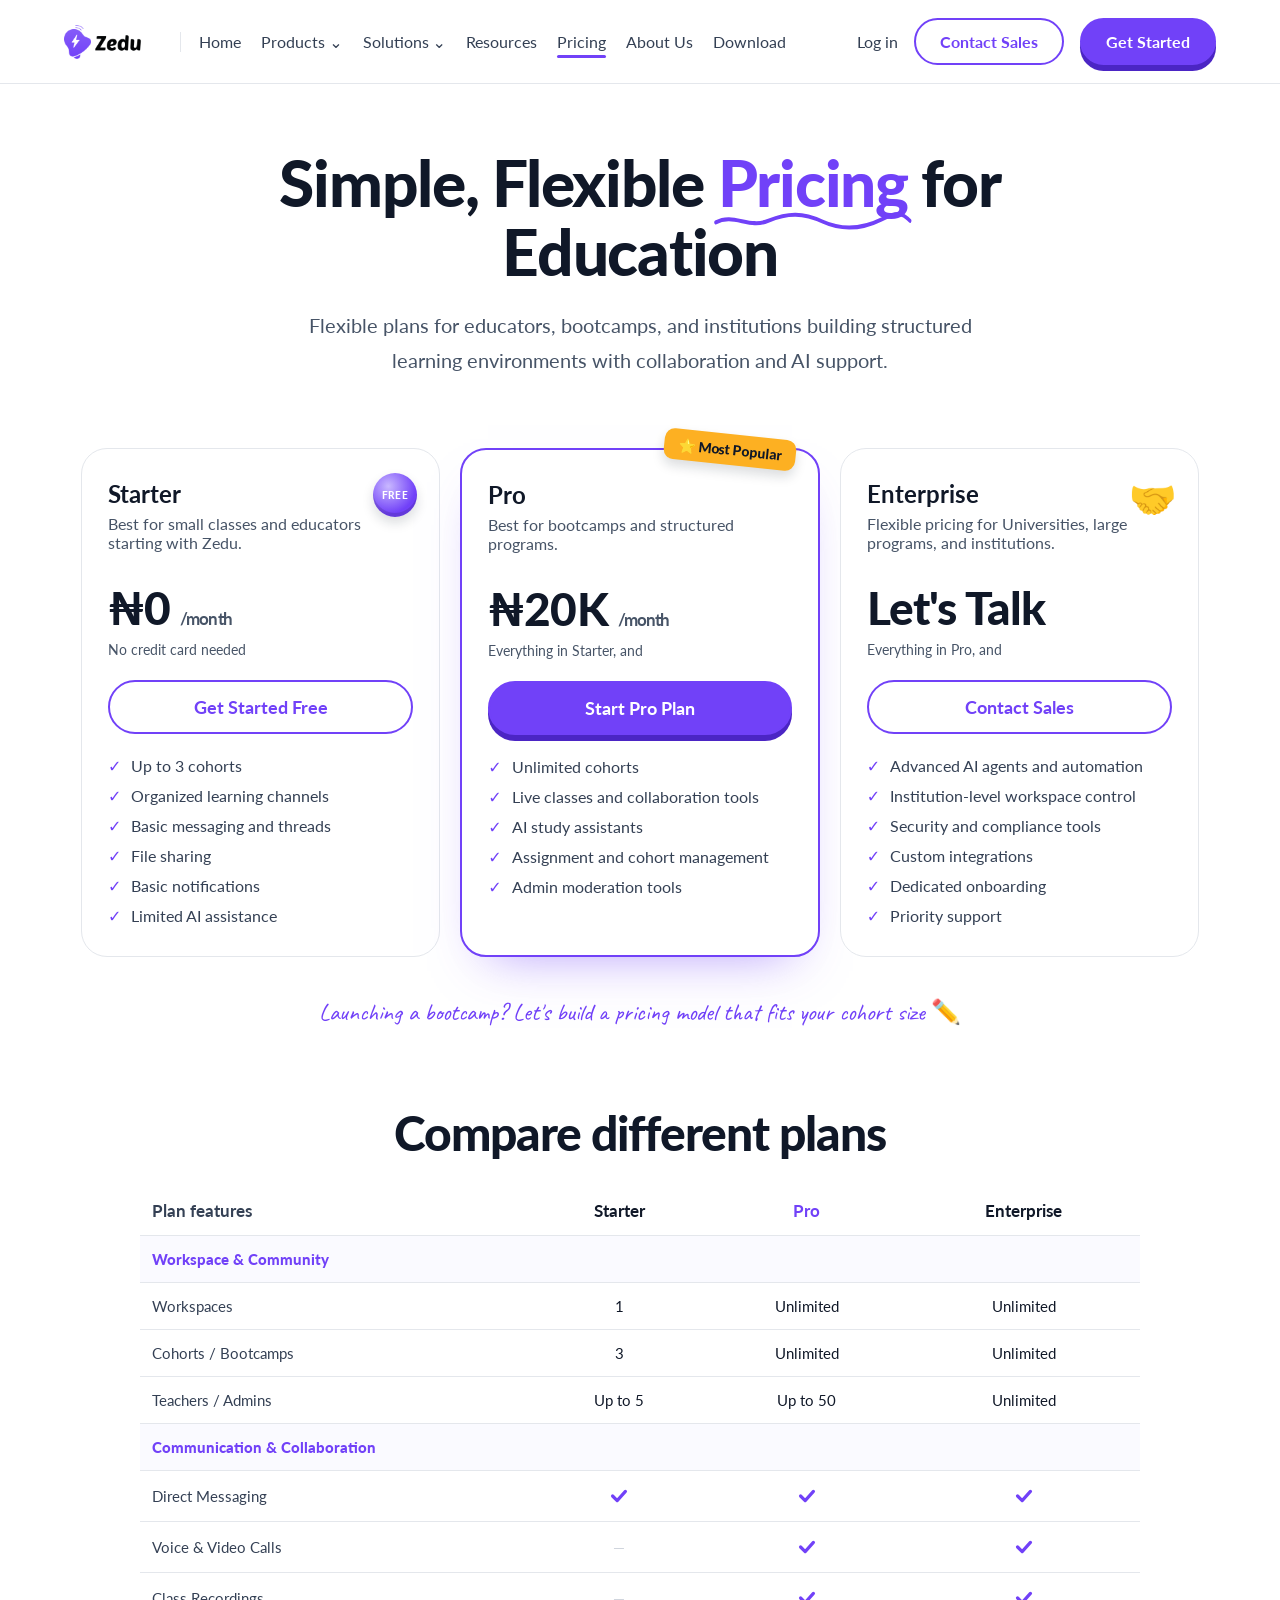
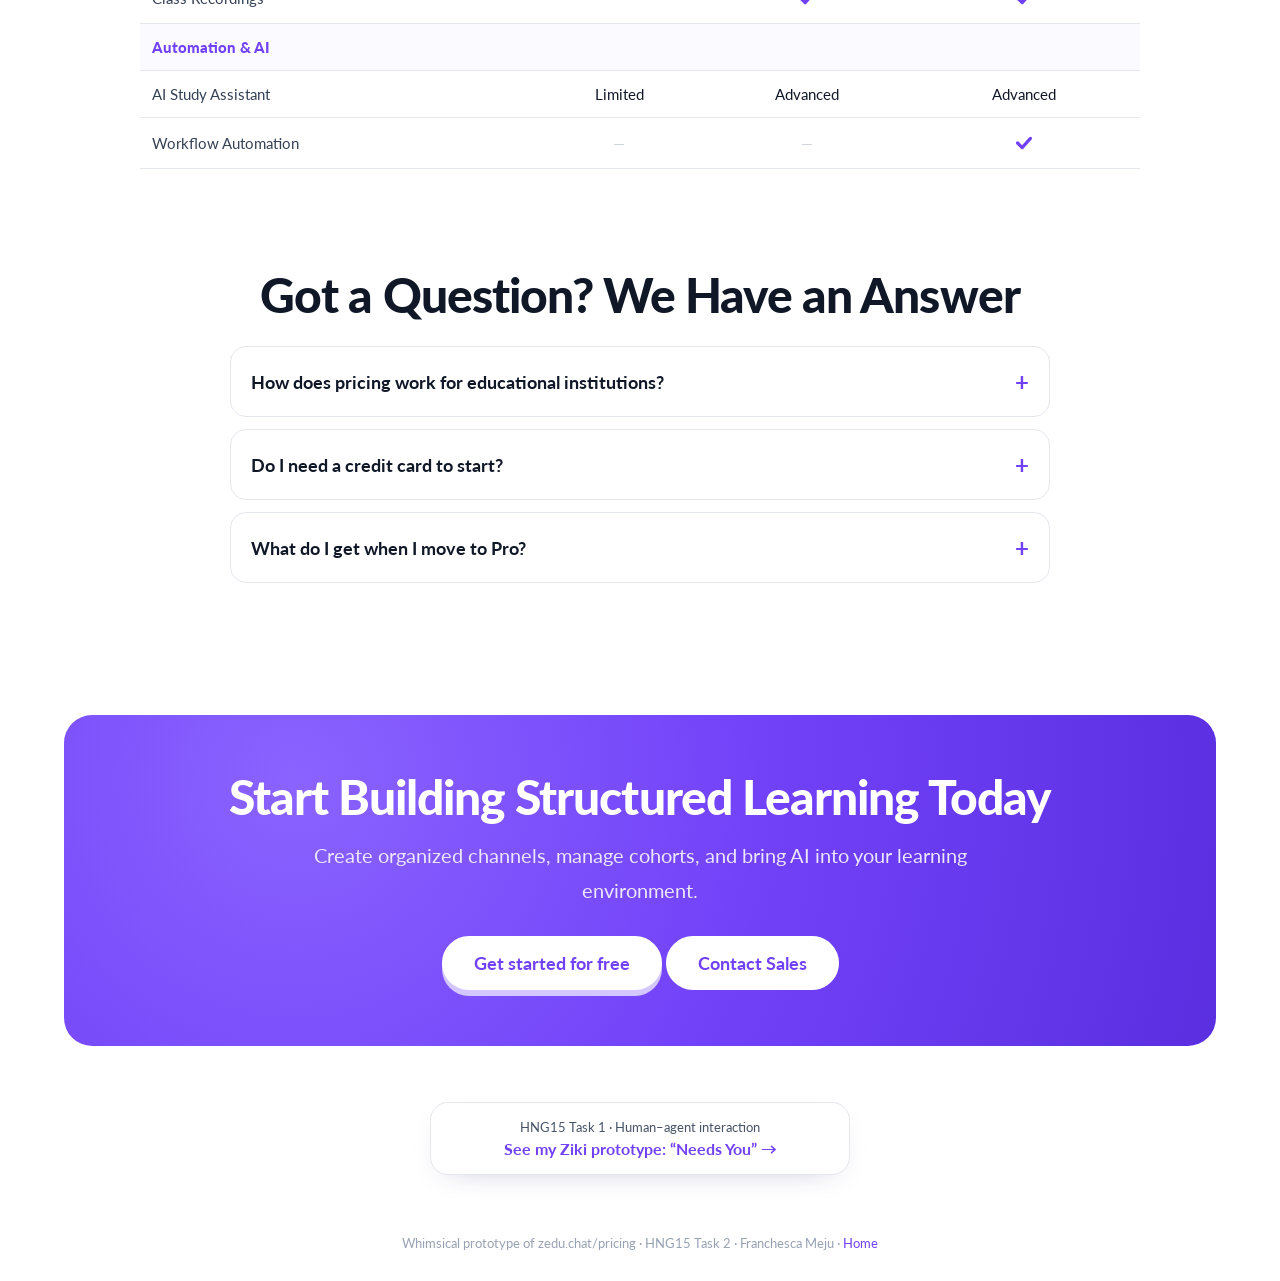
<file: pricing.html>
<!doctype html>
<html lang="en">
<head>
<meta charset="utf-8" />
<meta name="viewport" content="width=device-width, initial-scale=1" />
<title>Pricing — Zedu (whimsical prototype)</title>
<link rel="icon" href="zedu-logo.png" />
<link rel="preconnect" href="https://fonts.googleapis.com" /><link rel="preconnect" href="https://fonts.gstatic.com" crossorigin />
<link href="https://fonts.googleapis.com/css2?family=Lato:wght@400;700;900&family=Caveat:wght@600&display=swap" rel="stylesheet" />
<link rel="stylesheet" href="shared.css" />
<style>
  .plans { display: grid; grid-template-columns: repeat(3, 1fr); gap: 20px; max-width: 1150px; margin: 10px auto 0; padding: 0 16px; }
  .plan { position: relative; border-radius: 26px; padding: 30px 26px; border: 1px solid var(--line); background: #fff; }
  .plan.pro { border: 2px solid var(--purple); box-shadow: 0 24px 50px -28px rgba(113,65,248,.55); }
  .plan h3 { font-size: 24px; margin: 0 0 6px; }
  .plan .for { color: var(--muted); margin: 0 0 18px; min-height: 48px; }
  .price { font-size: 46px; font-weight: 900; letter-spacing: -.02em; }
  .price small { font-size: 17px; color: var(--muted); font-weight: 700; }
  .plan ul { list-style: none; padding: 0; margin: 22px 0 0; display: grid; gap: 10px; color: #344054; }
  .plan li::before { content: "✓"; color: var(--purple); font-weight: 900; margin-right: 10px; }
  .plan .btn { width: 100%; justify-content: center; margin-top: 22px; }
  .nocard { color: var(--muted); font-size: 14px; margin-top: 6px; }

  /* Starter: a gold ₦ coin flips over to show "FREE" — "₦0, no credit card needed". */
  .coin { position: absolute; right: 22px; top: 24px; width: 44px; height: 44px; perspective: 400px; }
  .coin-in { position: relative; width: 100%; height: 100%; transform-style: preserve-3d; }
  .coin-face { position: absolute; inset: 0; border-radius: 50%; display: grid; place-items: center; font-weight: 900; backface-visibility: hidden; -webkit-backface-visibility: hidden;
    background: radial-gradient(circle at 35% 30%, #ffe58a, #fdb022 60%, #dc8a03); color: #7a4a00; box-shadow: inset 0 -4px 0 rgba(0,0,0,.12), 0 6px 12px rgba(16,24,40,.15); }
  .coin-face.naira { font-size: 21px; }
  .coin-face.free { font-size: 10px; letter-spacing: .04em; transform: rotateY(180deg); background: radial-gradient(circle at 35% 30%, #c9b8ff, var(--purple) 65%); color: #fff; }
  .plan.in .coin-in { animation: flip 1.6s cubic-bezier(.45,0,.3,1) .4s forwards; }
  .plan.tap .coin-in { animation: flipAgain 1.1s cubic-bezier(.45,0,.3,1) forwards; }
  @keyframes flip { 0% { transform: rotateY(0) translateY(0); } 40% { transform: rotateY(540deg) translateY(-12px); } 100% { transform: rotateY(900deg) translateY(0); } }
  @keyframes flipAgain { 0% { transform: rotateY(180deg) translateY(0); } 45% { transform: rotateY(540deg) translateY(-12px); } 100% { transform: rotateY(900deg) translateY(0); } }

  /* Pro: the "Most Popular" sticker peels and wiggles. */
  .sticker { position: absolute; top: -16px; right: 22px; background: #fdb022; color: #101828; font-weight: 900; font-size: 14px; padding: 7px 14px; border-radius: 10px; transform: rotate(6deg); box-shadow: 0 6px 12px rgba(16,24,40,.15); }
  .plan.in .sticker { animation: peel .8s cubic-bezier(.34,1.56,.64,1); }
  .plan.tap .sticker { animation: peelAgain .8s cubic-bezier(.34,1.56,.64,1); }
  @keyframes peel { 30% { transform: rotate(-6deg) scale(1.12); } 60% { transform: rotate(10deg); } }
  @keyframes peelAgain { 30% { transform: rotate(-6deg) scale(1.12); } 60% { transform: rotate(10deg); } }

  /* Enterprise: a handshake when tapped. */
  .shake { position: absolute; right: 22px; top: 24px; font-size: 38px; }
  .plan.tap .shake { animation: hand .6s ease 2; }
  @keyframes hand { 50% { transform: rotate(-14deg); } }

  .note-hand { text-align: center; font-family: "Caveat", cursive; color: var(--purple); font-size: 24px; margin: 40px 16px 0; }

  /* Comparison table: ticks draw themselves as the table scrolls in. */
  .compare { max-width: 1000px; margin: 0 auto; overflow-x: auto; }
  table { width: 100%; border-collapse: collapse; min-width: 560px; }
  th, td { padding: 14px 12px; border-bottom: 1px solid var(--line); text-align: center; font-size: 15px; }
  th:first-child, td:first-child { text-align: left; color: #344054; }
  thead th { font-size: 17px; }
  thead th.pro { color: var(--purple); }
  .cat td { background: #fafaff; font-weight: 900; color: var(--purple); text-align: left; }
  .tick { width: 22px; height: 22px; vertical-align: middle; }
  .tick path { fill: none; stroke: var(--purple); stroke-width: 3.5; stroke-linecap: round; stroke-linejoin: round; stroke-dasharray: 30; stroke-dashoffset: 30; transition: stroke-dashoffset .5s ease; transition-delay: var(--d, 0s); }
  .compare.in .tick path { stroke-dashoffset: 0; }
  .dash { color: #d0d5dd; }

  @media (max-width: 900px) { .plans { grid-template-columns: 1fr; } .plan .for { min-height: 0; } }
  @media (prefers-reduced-motion: reduce) { .tick path { stroke-dashoffset: 0; } }
</style>
</head>
<body>
  <nav class="nav">
    <a class="logo" href="index.html" aria-label="Zedu home"><img src="zedu-logo.png" alt="Zedu" /></a>
    <div class="links">
      <a href="index.html">Home</a><a href="#">Products ⌄</a><a href="#">Solutions ⌄</a><a href="#">Resources</a>
      <a href="pricing.html" class="here">Pricing</a><a href="#">About Us</a><a href="#">Download</a>
    </div>
    <div class="nav-right"><a class="login" href="#">Log in</a><a class="btn btn-ghost" href="#">Contact Sales</a><a class="btn btn-solid" href="#">Get Started</a></div>
    <button class="menu-btn" aria-label="Open menu">☰</button>
  </nav>

  <main>
    <section class="page-hero">
      <h1>Simple, Flexible <span class="squig">Pricing<svg viewBox="0 0 400 22" preserveAspectRatio="none" aria-hidden="true"><path d="M3 14 C 40 2, 70 22, 110 12 S 180 2, 220 13 S 300 22, 340 10 S 385 6, 397 12"/></svg></span> for Education</h1>
      <p class="lead" style="margin-left:auto;margin-right:auto">Flexible plans for educators, bootcamps, and institutions building structured learning environments with collaboration and AI support.</p>
    </section>

    <section class="plans">
      <article class="plan watch tappable" aria-label="Starter plan">
        <div class="coin" aria-hidden="true"><div class="coin-in"><span class="coin-face naira">₦</span><span class="coin-face free">FREE</span></div></div>
        <h3>Starter</h3>
        <p class="for">Best for small classes and educators starting with Zedu.</p>
        <div class="price">₦0 <small>/month</small></div>
        <div class="nocard">No credit card needed</div>
        <a class="btn btn-ghost" href="#">Get Started Free</a>
        <ul><li>Up to 3 cohorts</li><li>Organized learning channels</li><li>Basic messaging and threads</li><li>File sharing</li><li>Basic notifications</li><li>Limited AI assistance</li></ul>
      </article>
      <article class="plan pro watch tappable" aria-label="Pro plan, most popular">
        <span class="sticker">⭐ Most Popular</span>
        <h3>Pro</h3>
        <p class="for">Best for bootcamps and structured programs.</p>
        <div class="price">₦20K <small>/month</small></div>
        <div class="nocard">Everything in Starter, and</div>
        <a class="btn btn-solid" href="#">Start Pro Plan</a>
        <ul><li>Unlimited cohorts</li><li>Live classes and collaboration tools</li><li>AI study assistants</li><li>Assignment and cohort management</li><li>Admin moderation tools</li></ul>
      </article>
      <article class="plan watch tappable" aria-label="Enterprise plan">
        <span class="shake" aria-hidden="true">🤝</span>
        <h3>Enterprise</h3>
        <p class="for">Flexible pricing for Universities, large programs, and institutions.</p>
        <div class="price">Let's Talk</div>
        <div class="nocard">Everything in Pro, and</div>
        <a class="btn btn-ghost" href="#">Contact Sales</a>
        <ul><li>Advanced AI agents and automation</li><li>Institution-level workspace control</li><li>Security and compliance tools</li><li>Custom integrations</li><li>Dedicated onboarding</li><li>Priority support</li></ul>
      </article>
    </section>

    <p class="note-hand">Launching a bootcamp? Let's build a pricing model that fits your cohort size ✏️</p>

    <section class="section">
      <h2 class="center reveal">Compare different plans</h2>
      <div class="compare watch" style="margin-top:26px">
        <table>
          <thead><tr><th>Plan features</th><th>Starter</th><th class="pro">Pro</th><th>Enterprise</th></tr></thead>
          <tbody>
            <tr class="cat"><td colspan="4">Workspace &amp; Community</td></tr>
            <tr><td>Workspaces</td><td>1</td><td>Unlimited</td><td>Unlimited</td></tr>
            <tr><td>Cohorts / Bootcamps</td><td>3</td><td>Unlimited</td><td>Unlimited</td></tr>
            <tr><td>Teachers / Admins</td><td>Up to 5</td><td>Up to 50</td><td>Unlimited</td></tr>
            <tr class="cat"><td colspan="4">Communication &amp; Collaboration</td></tr>
            <tr><td>Direct Messaging</td><td><svg class="tick" viewBox="0 0 24 24"><path d="M5 12 L10 17 L19 7"/></svg></td><td><svg class="tick" viewBox="0 0 24 24" style="--d:.1s"><path d="M5 12 L10 17 L19 7"/></svg></td><td><svg class="tick" viewBox="0 0 24 24" style="--d:.2s"><path d="M5 12 L10 17 L19 7"/></svg></td></tr>
            <tr><td>Voice &amp; Video Calls</td><td class="dash">—</td><td><svg class="tick" viewBox="0 0 24 24" style="--d:.3s"><path d="M5 12 L10 17 L19 7"/></svg></td><td><svg class="tick" viewBox="0 0 24 24" style="--d:.4s"><path d="M5 12 L10 17 L19 7"/></svg></td></tr>
            <tr><td>Class Recordings</td><td class="dash">—</td><td><svg class="tick" viewBox="0 0 24 24" style="--d:.5s"><path d="M5 12 L10 17 L19 7"/></svg></td><td><svg class="tick" viewBox="0 0 24 24" style="--d:.6s"><path d="M5 12 L10 17 L19 7"/></svg></td></tr>
            <tr class="cat"><td colspan="4">Automation &amp; AI</td></tr>
            <tr><td>AI Study Assistant</td><td>Limited</td><td>Advanced</td><td>Advanced</td></tr>
            <tr><td>Workflow Automation</td><td class="dash">—</td><td class="dash">—</td><td><svg class="tick" viewBox="0 0 24 24" style="--d:.7s"><path d="M5 12 L10 17 L19 7"/></svg></td></tr>
          </tbody>
        </table>
      </div>
    </section>

    <section class="section" style="padding-top:20px">
      <h2 class="center reveal" style="margin-bottom:24px">Got a Question? We Have an Answer</h2>
      <details class="faq"><summary>How does pricing work for educational institutions?</summary><p>Starter is free for up to 3 cohorts. Pro is ₦20K a month with unlimited cohorts. Universities and large programs get Enterprise pricing built around their size. Talk to sales.</p></details>
      <details class="faq"><summary>Do I need a credit card to start?</summary><p>No. The Starter plan is ₦0 a month and needs no credit card.</p></details>
      <details class="faq"><summary>What do I get when I move to Pro?</summary><p>Everything in Starter, plus unlimited cohorts, live classes, AI study assistants, assignment and cohort management, and admin moderation tools.</p></details>
    </section>

    <section class="cta-band reveal">
      <h2>Start Building Structured Learning Today</h2>
      <p class="lead">Create organized channels, manage cohorts, and bring AI into your learning environment.</p>
      <a class="btn btn-solid" href="#">Get started for free</a> <a class="btn btn-ghost" href="#">Contact Sales</a>
    </section>
  </main>
  <a class="other-task" href="ziki/"><span>HNG15 Task 1 · Human–agent interaction</span><b>See my Ziki prototype: “Needs You” →</b></a>
  <footer>Whimsical prototype of zedu.chat/pricing · HNG15 Task 2 · Franchesca Meju · <a href="index.html">Home</a></footer>
  <script src="whimsy.js"></script>
</body>
</html>
</file>
<file: shared.css>
/* Shared look for the whimsical Zedu pages (about, download). The home page keeps its own copy inline. */
:root {
  --purple: #7141f8;
  --purple-soft: #ece6ff;
  --purple-deep: #2f2a7a;
  --ink: #101828;
  --muted: #475467;
  --line: #e4e7ec;
  --bg: #ffffff;
  --star: #fdb022;
}
* { box-sizing: border-box; }
html { scroll-behavior: smooth; }
body { margin: 0; font-family: "Lato", system-ui, -apple-system, "Segoe UI", sans-serif; color: var(--ink); background: var(--bg); overflow-x: hidden; }
a { color: inherit; text-decoration: none; }
button { font: inherit; cursor: pointer; }

.nav { position: sticky; top: 0; z-index: 20; display: flex; align-items: center; gap: 28px; padding: 18px clamp(16px, 5vw, 88px); background: rgba(255,255,255,.85); backdrop-filter: blur(10px); border-bottom: 1px solid var(--line); }
.logo img { height: 34px; width: auto; display: block; transition: transform .4s cubic-bezier(.34,1.56,.64,1); }
.logo:hover img { transform: rotate(-8deg) scale(1.08); }
.links { display: flex; gap: 26px; font-size: 17px; color: #344054; margin-left: 24px; padding-left: 24px; border-left: 1px solid var(--line); }
.links a { position: relative; }
.links a::after { content: ""; position: absolute; left: 0; right: 0; bottom: -6px; height: 3px; border-radius: 3px; background: var(--purple); transform: scaleX(0); transform-origin: left; transition: transform .3s ease; }
.links a:hover::after, .links a.here::after { transform: scaleX(1); }
.nav-right { margin-left: auto; display: flex; align-items: center; gap: 16px; }
.login { font-size: 17px; color: #344054; }
.menu-btn { display: none; margin-left: auto; background: none; border: 0; font-size: 28px; color: var(--ink); }

.btn { display: inline-flex; align-items: center; gap: 10px; border-radius: 999px; padding: 14px 30px; font-size: 18px; font-weight: 700; border: 2px solid var(--purple); transition: transform .2s cubic-bezier(.34,1.56,.64,1), box-shadow .2s ease, background .2s ease; }
.btn-solid { background: var(--purple); color: #fff; box-shadow: 0 6px 0 #4b25c4; }
.btn-solid:hover { transform: translateY(-2px) rotate(-1deg); box-shadow: 0 8px 0 #4b25c4; }
.btn-solid:active { transform: translateY(4px) scale(.97); box-shadow: 0 2px 0 #4b25c4; }
.btn-ghost { background: #fff; color: var(--purple); }
.btn-ghost:hover { background: var(--purple-soft); transform: translateY(-2px) rotate(1deg); }

.section { padding: 80px clamp(16px, 5vw, 88px); }
.eyebrow { font-family: "Caveat", cursive; color: var(--purple); font-size: 26px; }
h1, h2 { font-weight: 900; letter-spacing: -.02em; margin: 0; }
h2 { font-size: clamp(30px, 4vw, 48px); line-height: 1.1; }
.lead { color: var(--muted); font-size: clamp(17px, 1.6vw, 21px); line-height: 1.7; max-width: 720px; }

/* Things that float in when scrolled into view (see reveal() in pages). */
.reveal { opacity: 0; transform: translateY(26px) scale(.98); transition: opacity .6s ease, transform .7s cubic-bezier(.34,1.56,.64,1); transition-delay: var(--d, 0s); }
.reveal.in { opacity: 1; transform: none; }

.cta-band { margin: 40px clamp(16px, 5vw, 88px) 0; border-radius: 28px; padding: 56px 24px; text-align: center; background: radial-gradient(circle at 20% 20%, #8a63ff, var(--purple) 50%, #5a2fe0); color: #fff; position: relative; overflow: hidden; }
.cta-band .lead { color: #ece6ff; margin: 14px auto 28px; }
.cta-band .btn-ghost { border-color: #fff; }
.cta-band .btn-solid { background: #fff; color: var(--purple); border-color: #fff; box-shadow: 0 6px 0 #d4c7ff; }

footer { text-align: center; color: #98a2b3; font-size: 13px; padding: 60px 16px 30px; }
footer a { color: var(--purple); }

/* Hand-drawn underline under the key word of a page title (homepage style). */
.squig { position: relative; display: inline-block; color: var(--purple); white-space: nowrap; }
.squig svg { position: absolute; left: -2%; bottom: -12px; width: 104%; height: 18px; overflow: visible; }
.squig path { fill: none; stroke: var(--purple); stroke-width: 5; stroke-linecap: round; stroke-dasharray: 420; stroke-dashoffset: 420; transition: stroke-dashoffset 1.1s ease-out; }
.squig.drawn path { stroke-dashoffset: 0; }

/* Shared page pieces */
.page-hero { text-align: center; padding: 64px 16px 30px; }
.page-hero h1 { font-size: clamp(34px, 5.2vw, 64px); line-height: 1.08; max-width: 1000px; margin: 0 auto; }
.page-hero .lead { margin: 22px auto 30px; }
.center { text-align: center; }
.grid { display: grid; gap: 20px; }
.g2 { grid-template-columns: repeat(2, 1fr); }
.g3 { grid-template-columns: repeat(3, 1fr); }
.g4 { grid-template-columns: repeat(4, 1fr); }
.box { border-radius: 22px; padding: 26px; border: 1px solid var(--line); background: #fff; }
.box h3 { font-size: 20px; margin: 14px 0 8px; }
.box p { color: var(--muted); line-height: 1.6; margin: 0; }
.ico { width: 56px; height: 56px; border-radius: 16px; background: var(--purple-soft); display: grid; place-items: center; font-size: 26px; }
.tappable { cursor: pointer; -webkit-tap-highlight-color: transparent; }
.tappable.tap .ico, .tappable:hover .ico { animation: hopIco .55s cubic-bezier(.34,1.56,.64,1); }
@keyframes hopIco { 40% { transform: translateY(-8px) rotate(-8deg); } }
details.faq { border: 1px solid var(--line); border-radius: 16px; padding: 4px 20px; background: #fff; max-width: 820px; margin: 0 auto 12px; }
details.faq summary { cursor: pointer; list-style: none; display: flex; justify-content: space-between; align-items: center; padding: 16px 0; font-weight: 700; font-size: 18px; }
details.faq summary::-webkit-details-marker { display: none; }
details.faq summary::after { content: "+"; font-size: 24px; color: var(--purple); transition: transform .3s cubic-bezier(.34,1.56,.64,1); }
details.faq[open] summary::after { transform: rotate(45deg); }
details.faq p { color: var(--muted); line-height: 1.65; margin: 0 0 16px; animation: faqIn .35s ease; }
@keyframes faqIn { from { opacity: 0; transform: translateY(-6px); } }
@media (max-width: 900px) { .g2, .g3, .g4 { grid-template-columns: 1fr; } }

@media (max-width: 1100px) { .links { display: none; } }
/* Keep the top menu on one line at laptop widths */
.nav, .nav a, .nav .btn { white-space: nowrap; }
.nav .btn { padding: 12px 24px; font-size: 16px; }
@media (max-width: 1360px) { .links { gap: 20px; font-size: 16px; margin-left: 18px; padding-left: 18px; } .nav { gap: 20px; } .login { font-size: 16px; } }
@media (max-width: 1240px) { .links { display: none; } }

@media (max-width: 760px) {
  .nav-right { display: none; }
  .menu-btn { display: block; }
  .nav.open .nav-right { display: flex; flex-direction: column; position: absolute; top: 100%; left: 0; right: 0; background: #fff; padding: 16px; border-bottom: 1px solid var(--line); }
}
@media (prefers-reduced-motion: reduce) {
  *, *::before, *::after { animation: none !important; transition: none !important; }
  .reveal { opacity: 1; transform: none; }
}

/* Link to the Ziki task */
.other-task { display: flex; flex-direction: column; gap: 4px; max-width: 420px; margin: 56px auto 0; padding: 16px 20px; border: 1px solid var(--line); border-radius: 18px; background: #fff; text-align: center; box-shadow: 0 10px 30px -18px rgba(47,42,122,.35); transition: transform .2s, box-shadow .2s; }
.other-task span { font-size: 13px; color: var(--muted); }
.other-task b { color: var(--purple); font-size: 16px; }
.other-task:hover { transform: translateY(-2px); box-shadow: 0 14px 34px -16px rgba(47,42,122,.45); }
</file>
